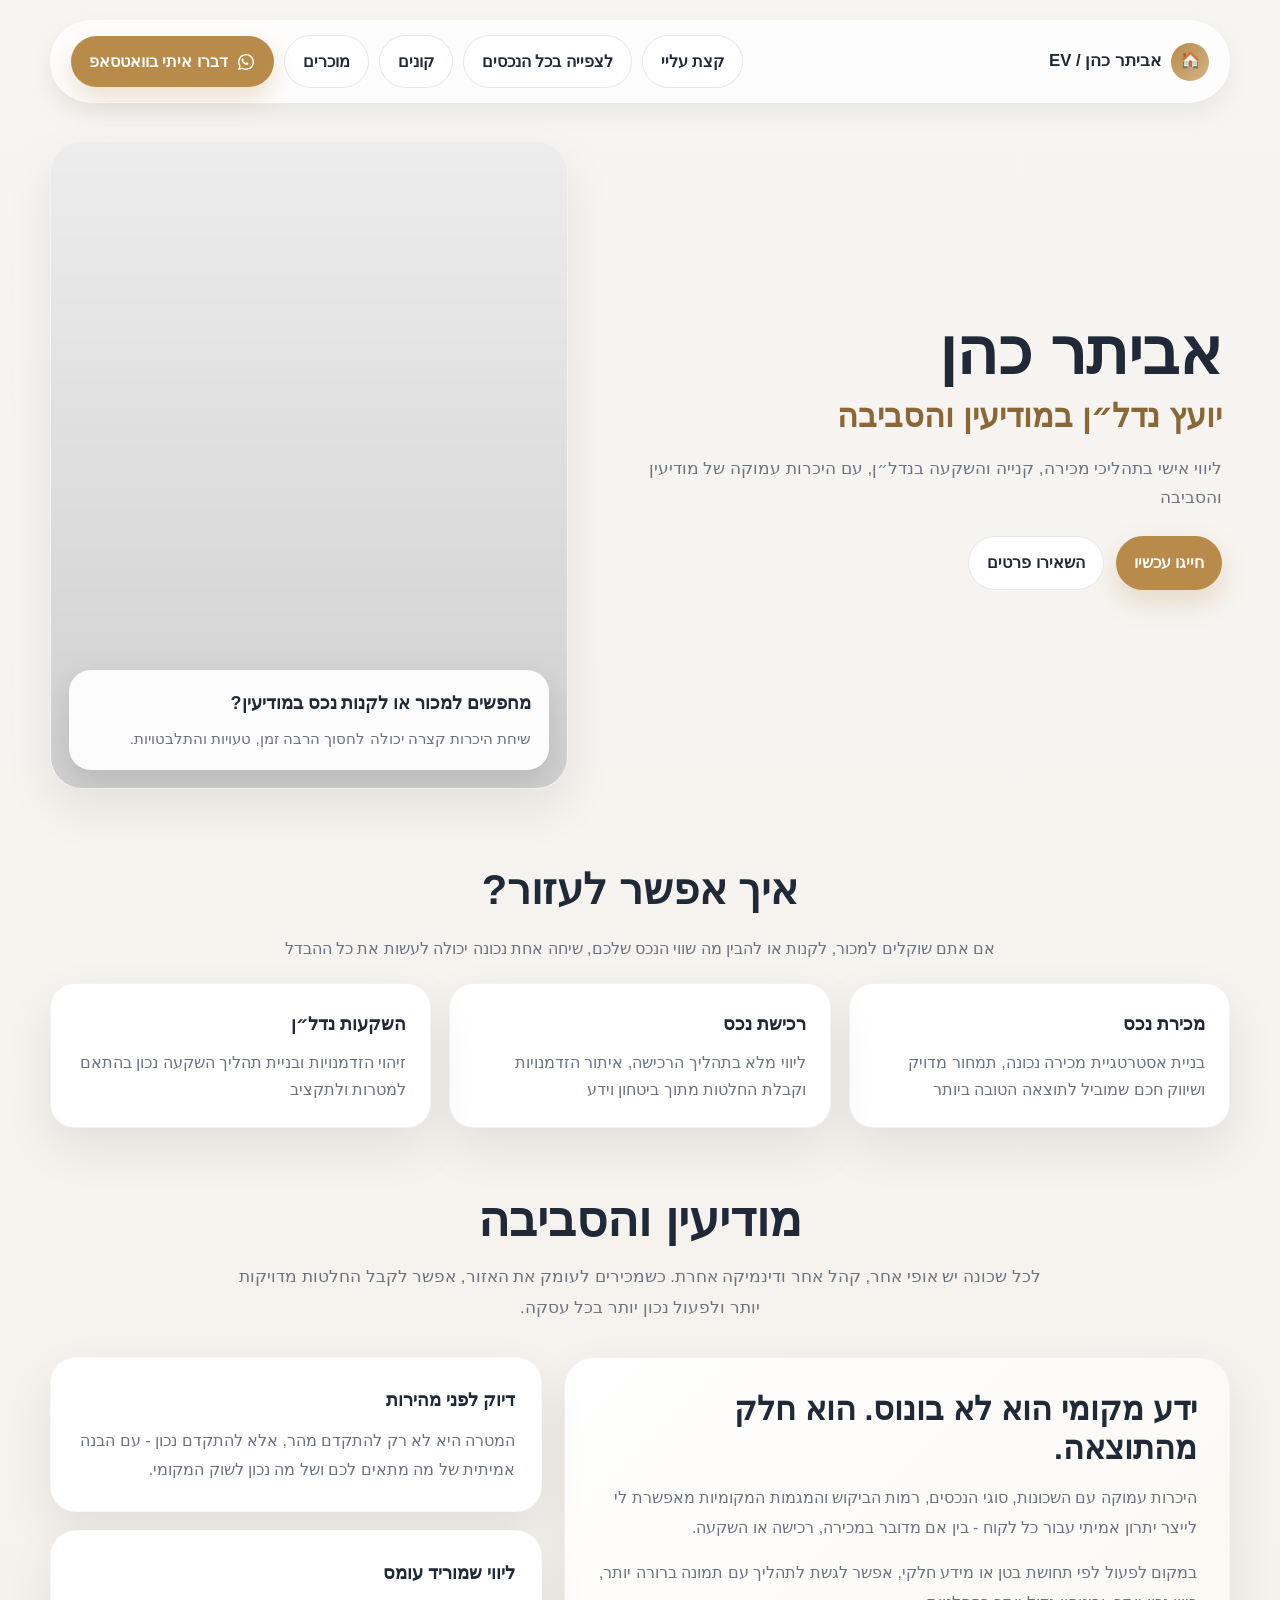
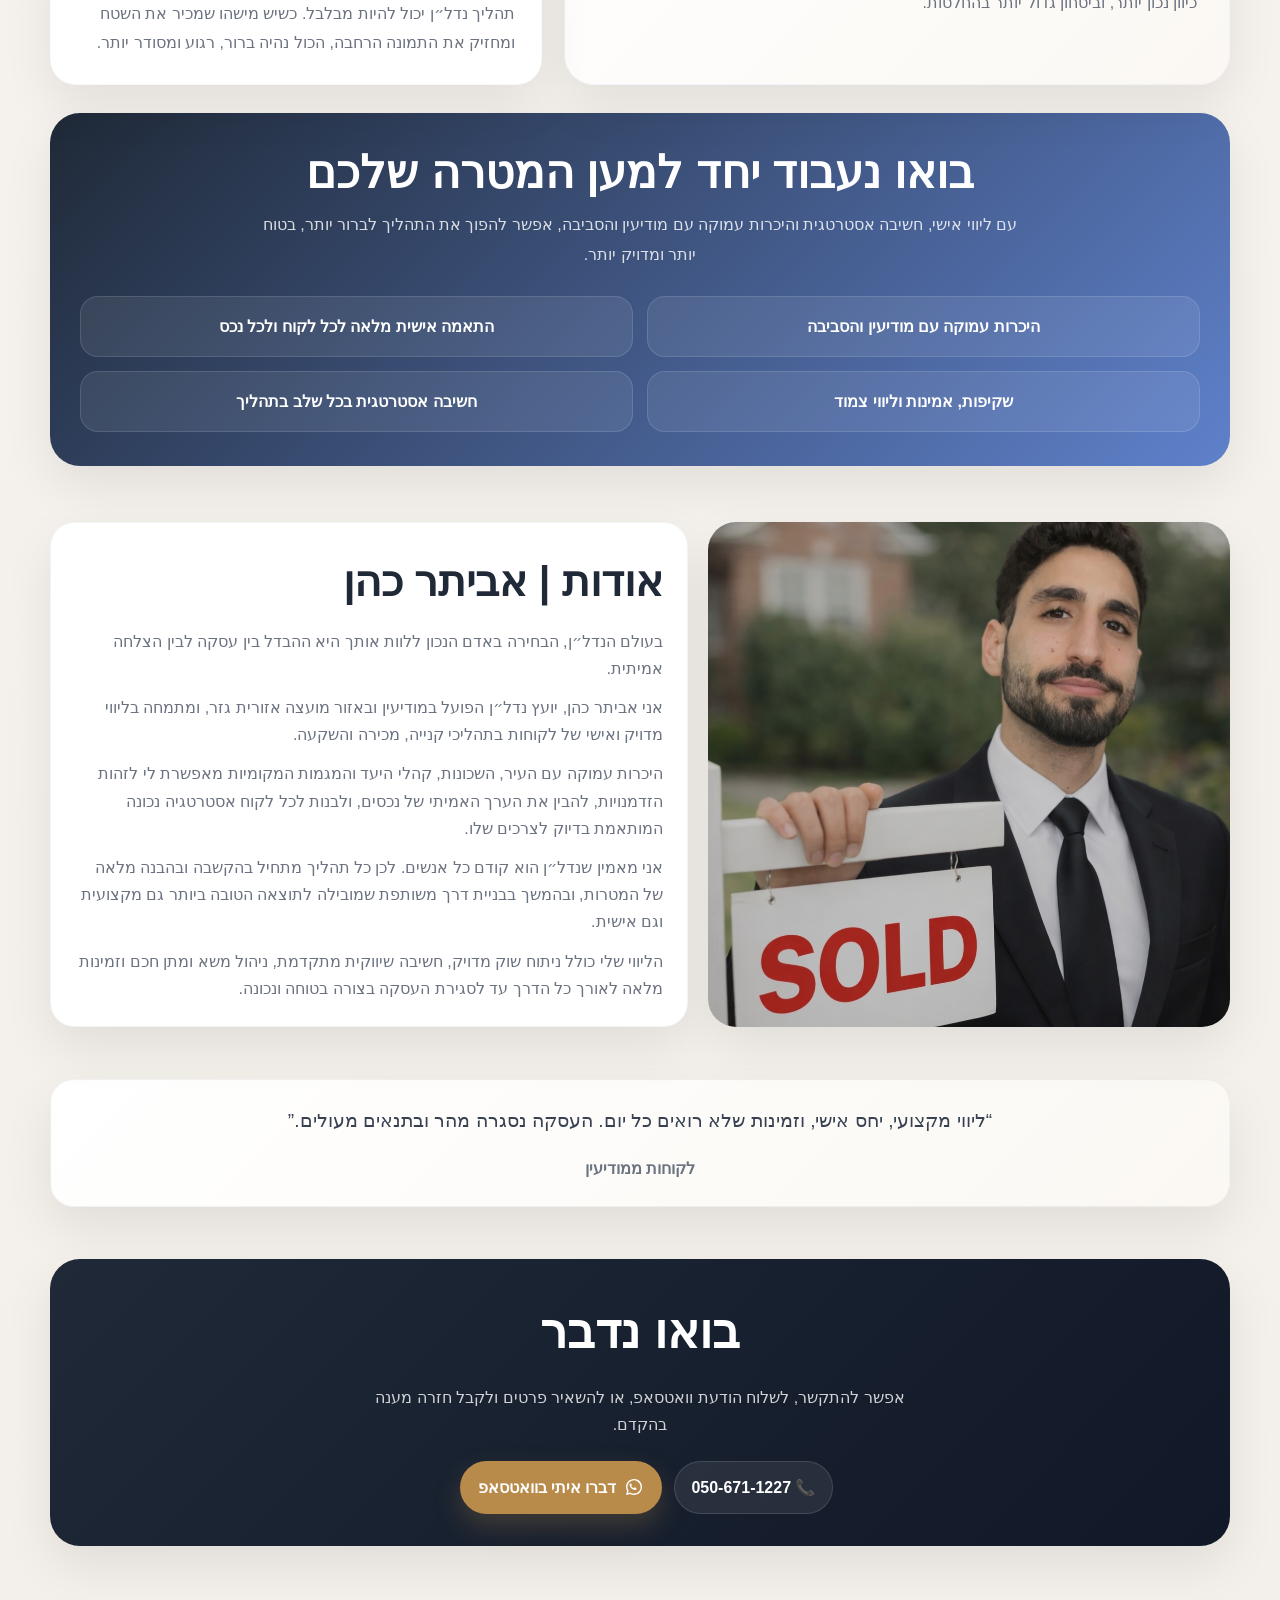
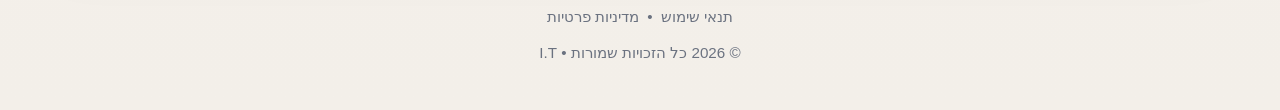
<file: index.html>
<!DOCTYPE html>
<html lang="he" dir="rtl">
<head>
  <link rel="stylesheet" href="css/global.css">
  <link rel="stylesheet" href="css/home.css">
  <meta charset="UTF-8" />
  <meta name="viewport" content="width=device-width, initial-scale=1.0" />
  <title>אביתר כהן מתווך נדל״ן במודיעין</title>
</head>
<body>
  <header class="topbar">
    <div class="container topbar-inner">
      <div class="brand">
        <div class="brand-badge"><a href="index.html">🏠</a></div>
        <span>אביתר כהן / EV</span>
      </div>
      <div class="top-actions">
        <a class="btn btn-secondary" href="#about">קצת עליי</a>
        <a class="btn btn-secondary" href="properties.html">לצפייה בכל הנכסים</a>
        <a class="btn btn-secondary" href="buyers.html">קונים</a>
        <a class="btn btn-secondary" href="sellers.html">מוכרים</a>
        <a class="btn btn-primary whatsapp-btn" href="https://wa.me/972506711227" target="_blank" rel="noopener">
        <svg class="whatsapp-icon" viewBox="0 0 32 32" aria-hidden="true">
        <path d="M19.11 17.38c-.27-.14-1.58-.78-1.82-.87-.24-.09-.42-.14-.59.14-.17.27-.68.87-.83 1.05-.15.18-.3.2-.57.07-.27-.14-1.12-.41-2.14-1.3-.79-.7-1.33-1.56-1.49-1.83-.15-.27-.02-.41.11-.54.12-.12.27-.3.41-.45.14-.15.18-.27.27-.45.09-.18.05-.34-.02-.48-.07-.14-.59-1.43-.81-1.96-.21-.5-.43-.43-.59-.44h-.5c-.18 0-.48.07-.73.34-.25.27-.96.94-.96 2.3 0 1.35.99 2.66 1.13 2.84.14.18 1.95 2.97 4.72 4.16.66.29 1.18.46 1.59.59.67.21 1.27.18 1.75.11.53-.08 1.58-.64 1.8-1.26.22-.62.22-1.15.15-1.26-.07-.11-.24-.18-.5-.32z"/>
        <path d="M16.03 3.2c-7.07 0-12.8 5.73-12.8 12.8 0 2.26.59 4.47 1.72 6.42L3.2 28.8l6.54-1.71a12.73 12.73 0 0 0 6.29 1.61h.01c7.07 0 12.8-5.73 12.8-12.8S23.1 3.2 16.03 3.2zm0 23.36h-.01a10.55 10.55 0 0 1-5.38-1.47l-.39-.23-3.88 1.01 1.04-3.78-.25-.39a10.6 10.6 0 1 1 8.87 4.86z"/>
        </svg>
        <span>דברו איתי בוואטסאפ</span>
        </a>
        
      </div>
    </div>
  </header>

  <main>
    <section class="hero">
      <div class="container hero-grid">
        <div class="hero-copy">
          <h1>אביתר כהן </h1>
          <h2>יועץ נדל״ן במודיעין והסביבה</h2>
          <p>
            ליווי אישי בתהליכי מכירה, קנייה והשקעה בנדל״ן, עם היכרות עמוקה של מודיעין והסביבה
          </p>
          <div class="hero-actions">
            <a class="btn btn-primary" href="tel:+972506711227">חייגו עכשיו</a>
            <a class="btn btn-secondary" href="#contact">השאירו פרטים</a>
          </div>
        </div>

        <div class="hero-card">
          <div class="hero-image">
            <div class="floating-box">
              <strong>מחפשים למכור או לקנות נכס במודיעין?</strong>
              <span>שיחת היכרות קצרה יכולה לחסוך הרבה זמן, טעויות והתלבטויות.</span>
            </div>
          </div>
        </div>
      </div>
    </section>

      <section>
    <div class="container">
      <div class="section-title">
        <h2>איך אפשר לעזור?</h2>
        <p>אם אתם שוקלים למכור, לקנות או להבין מה שווי הנכס שלכם, שיחה אחת נכונה יכולה לעשות את כל ההבדל</p>
      </div>

      <div class="cards-3">
        <div class="card">
          <a href="sellers.html">
            <h3>מכירת נכס</h3>
            <p>בניית אסטרטגיית מכירה נכונה, תמחור מדויק ושיווק חכם שמוביל לתוצאה הטובה ביותר</p>
          </a>
        </div>

        <div class="card">
          <a href="buyers.html">
            <h3>רכישת נכס</h3>
            <p>ליווי מלא בתהליך הרכישה, איתור הזדמנויות וקבלת החלטות מתוך ביטחון וידע</p>
          </a>
        </div>

        <div class="card">
          <a href="buyers.html">
            <h3>השקעות נדל״ן</h3>
            <p>זיהוי הזדמנויות ובניית תהליך השקעה נכון בהתאם למטרות ולתקציב</p>
          </a>
        </div>
      </div>
    </div>
      </section>

        <section class="market-section">
      <div class="container">
        <div class="market-header">
          <h2>מודיעין והסביבה</h2>
          <p>
            לכל שכונה יש אופי אחר, קהל אחר ודינמיקה אחרת. כשמכירים לעומק את האזור,
            אפשר לקבל החלטות מדויקות יותר ולפעול נכון יותר בכל עסקה.
          </p>
        </div>

        <div class="market-layout">
          <div class="market-main-card">
            <h3>ידע מקומי הוא לא בונוס. הוא חלק מהתוצאה.</h3>
            <p>
              היכרות עמוקה עם השכונות, סוגי הנכסים, רמות הביקוש והמגמות המקומיות
              מאפשרת לי לייצר יתרון אמיתי עבור כל לקוח - בין אם מדובר במכירה,
              רכישה או השקעה.
            </p>
            <p>
              במקום לפעול לפי תחושת בטן או מידע חלקי, אפשר לגשת לתהליך עם
              תמונה ברורה יותר, כיוון נכון יותר, וביטחון גדול יותר בהחלטות.
            </p>
          </div>

          <div class="market-side-cards">
            <div class="market-mini-card">
              <h4>דיוק לפני מהירות</h4>
              <p>
                המטרה היא לא רק להתקדם מהר, אלא להתקדם נכון - עם הבנה אמיתית של
                מה מתאים לכם ושל מה נכון לשוק המקומי.
              </p>
            </div>

            <div class="market-mini-card">
              <h4>ליווי שמוריד עומס</h4>
              <p>
                תהליך נדל״ן יכול להיות מבלבל. כשיש מישהו שמכיר את השטח ומחזיק את
                התמונה הרחבה, הכול נהיה ברור, רגוע ומסודר יותר.
              </p>
            </div>
          </div>
        </div>

        <div class="goal-strip">
          <div class="goal-strip-content">
            <h2>בואו נעבוד יחד למען המטרה שלכם</h2>
            <p>
              עם ליווי אישי, חשיבה אסטרטגית והיכרות עמוקה עם מודיעין והסביבה,
              אפשר להפוך את התהליך לברור יותר, בטוח יותר ומדויק יותר.
            </p>
          </div>

          <div class="goal-points">
            <div class="goal-point">היכרות עמוקה עם מודיעין והסביבה</div>
            <div class="goal-point">התאמה אישית מלאה לכל לקוח ולכל נכס</div>
            <div class="goal-point">שקיפות, אמינות וליווי צמוד</div>
            <div class="goal-point">חשיבה אסטרטגית בכל שלב בתהליך</div>
          </div>
        </div>
      </div>
    </section>

    <section id="about">
      <div class="container about">
        <div class="about-photo" aria-label="תמונה אישית של המתווך"></div>
        <div class="card">
          <div class="section-title" style="text-align:right; margin-bottom: 12px;">
            <h2>אודות | אביתר כהן</h2>
            <p>בעולם הנדל״ן, הבחירה באדם הנכון ללוות אותך היא ההבדל בין עסקה לבין הצלחה אמיתית.</p>
          </div>
          <p style="color: var(--muted); margin-bottom: 12px;">
            אני אביתר כהן, יועץ נדל״ן הפועל במודיעין ובאזור מועצה אזורית גזר, ומתמחה בליווי מדויק ואישי של לקוחות בתהליכי קנייה, מכירה והשקעה.
          </p>
          <p style="color: var(--muted); margin-bottom: 12px;">
            היכרות עמוקה עם העיר, השכונות, קהלי היעד והמגמות המקומיות מאפשרת לי לזהות הזדמנויות, להבין את הערך האמיתי של נכסים, ולבנות לכל לקוח אסטרטגיה נכונה המותאמת בדיוק לצרכים שלו.

          </p>
          <p style="color: var(--muted); margin-bottom: 12px;">
           אני מאמין שנדל״ן הוא קודם כל אנשים.
לכן כל תהליך מתחיל בהקשבה ובהבנה מלאה של המטרות, ובהמשך בבניית דרך משותפת שמובילה לתוצאה הטובה ביותר גם מקצועית וגם אישית. 
          </p>
          <p>
           הליווי שלי כולל ניתוח שוק מדויק, חשיבה שיווקית מתקדמת, ניהול משא ומתן חכם וזמינות מלאה לאורך כל הדרך עד לסגירת העסקה בצורה בטוחה ונכונה. 
          </p>
          </div>
        </div>
      </div>
    </section>

    <section>
      <div class="container">
        <div class="card testimonial">
          <blockquote>
            “ליווי מקצועי, יחס אישי, וזמינות שלא רואים כל יום. העסקה נסגרה מהר ובתנאים מעולים.”
          </blockquote>
          <cite> לקוחות ממודיעין</cite>
        </div>
      </div>
    </section>

    <section id="contact">
      <div class="container">
        <div class="cta">
          <h2 style="margin:0; font-size: clamp(1.8rem, 4vw, 3rem);">בואו נדבר</h2>
          <p>
            אפשר להתקשר, לשלוח הודעת וואטסאפ, או להשאיר פרטים ולקבל חזרה מענה בהקדם.
          </p>
          <div class="contact-row">
            <a class="contact-pill" href="tel:+972506711227">📞 050-671-1227</a>
            <a class="btn btn-primary whatsapp-btn" href="https://wa.me/972506711227" target="_blank" rel="noopener">
            <svg class="whatsapp-icon" viewBox="0 0 32 32" aria-hidden="true">
            <path d="M19.11 17.38c-.27-.14-1.58-.78-1.82-.87-.24-.09-.42-.14-.59.14-.17.27-.68.87-.83 1.05-.15.18-.3.2-.57.07-.27-.14-1.12-.41-2.14-1.3-.79-.7-1.33-1.56-1.49-1.83-.15-.27-.02-.41.11-.54.12-.12.27-.3.41-.45.14-.15.18-.27.27-.45.09-.18.05-.34-.02-.48-.07-.14-.59-1.43-.81-1.96-.21-.5-.43-.43-.59-.44h-.5c-.18 0-.48.07-.73.34-.25.27-.96.94-.96 2.3 0 1.35.99 2.66 1.13 2.84.14.18 1.95 2.97 4.72 4.16.66.29 1.18.46 1.59.59.67.21 1.27.18 1.75.11.53-.08 1.58-.64 1.8-1.26.22-.62.22-1.15.15-1.26-.07-.11-.24-.18-.5-.32z"/>
            <path d="M16.03 3.2c-7.07 0-12.8 5.73-12.8 12.8 0 2.26.59 4.47 1.72 6.42L3.2 28.8l6.54-1.71a12.73 12.73 0 0 0 6.29 1.61h.01c7.07 0 12.8-5.73 12.8-12.8S23.1 3.2 16.03 3.2zm0 23.36h-.01a10.55 10.55 0 0 1-5.38-1.47l-.39-.23-3.88 1.01 1.04-3.78-.25-.39a10.6 10.6 0 1 1 8.87 4.86z"/>
            </svg>
            <span>דברו איתי בוואטסאפ</span>
            </a>
            <a href="https://web.whatsapp.com/"><i class="bi bi-whatsapp"></i></a>
          </div>
        </div>
      </div>
    </section>
  </main>

  <footer>
    <div class="footer-links">
    <a href="terms.html">תנאי שימוש</a> • 
    <a href="privacy.html">מדיניות פרטיות</a>
  </div>
    © 2026 כל הזכויות שמורות • I.T
  </footer>
</body>
</html>
</file>
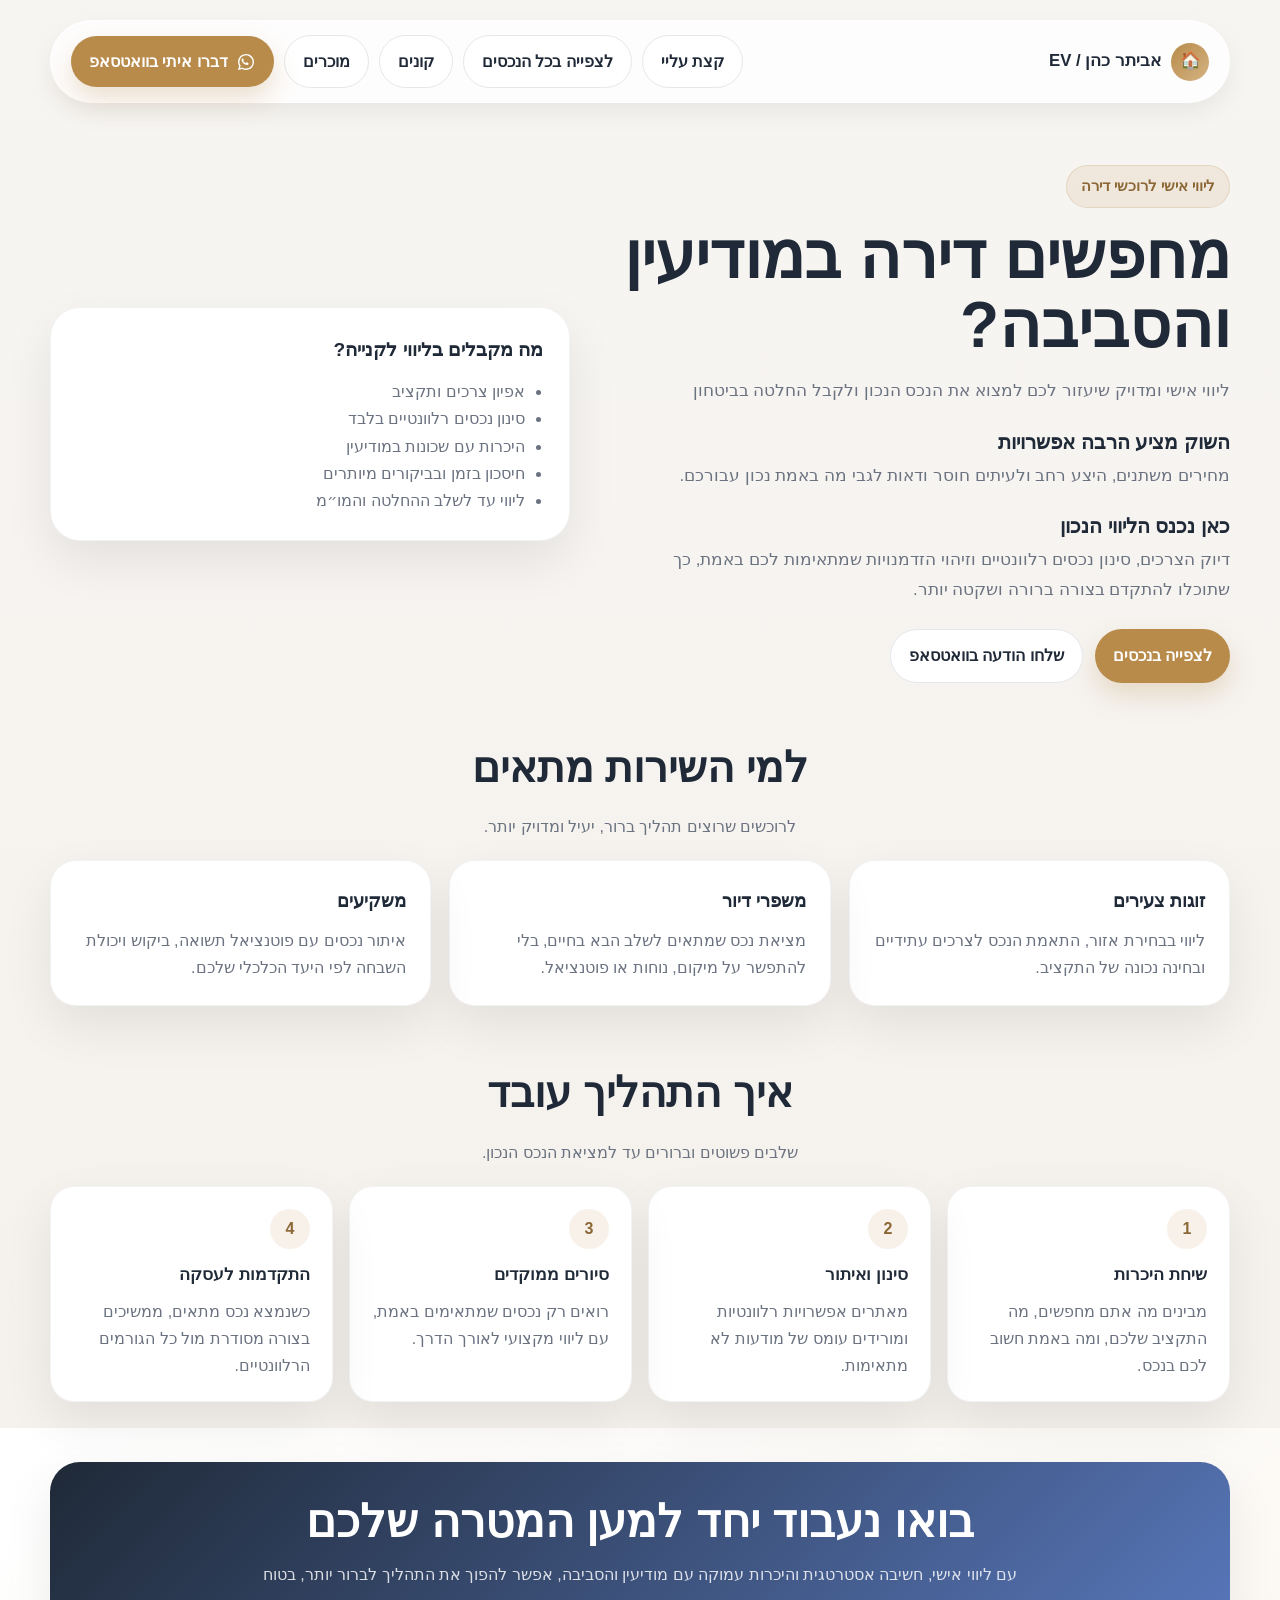
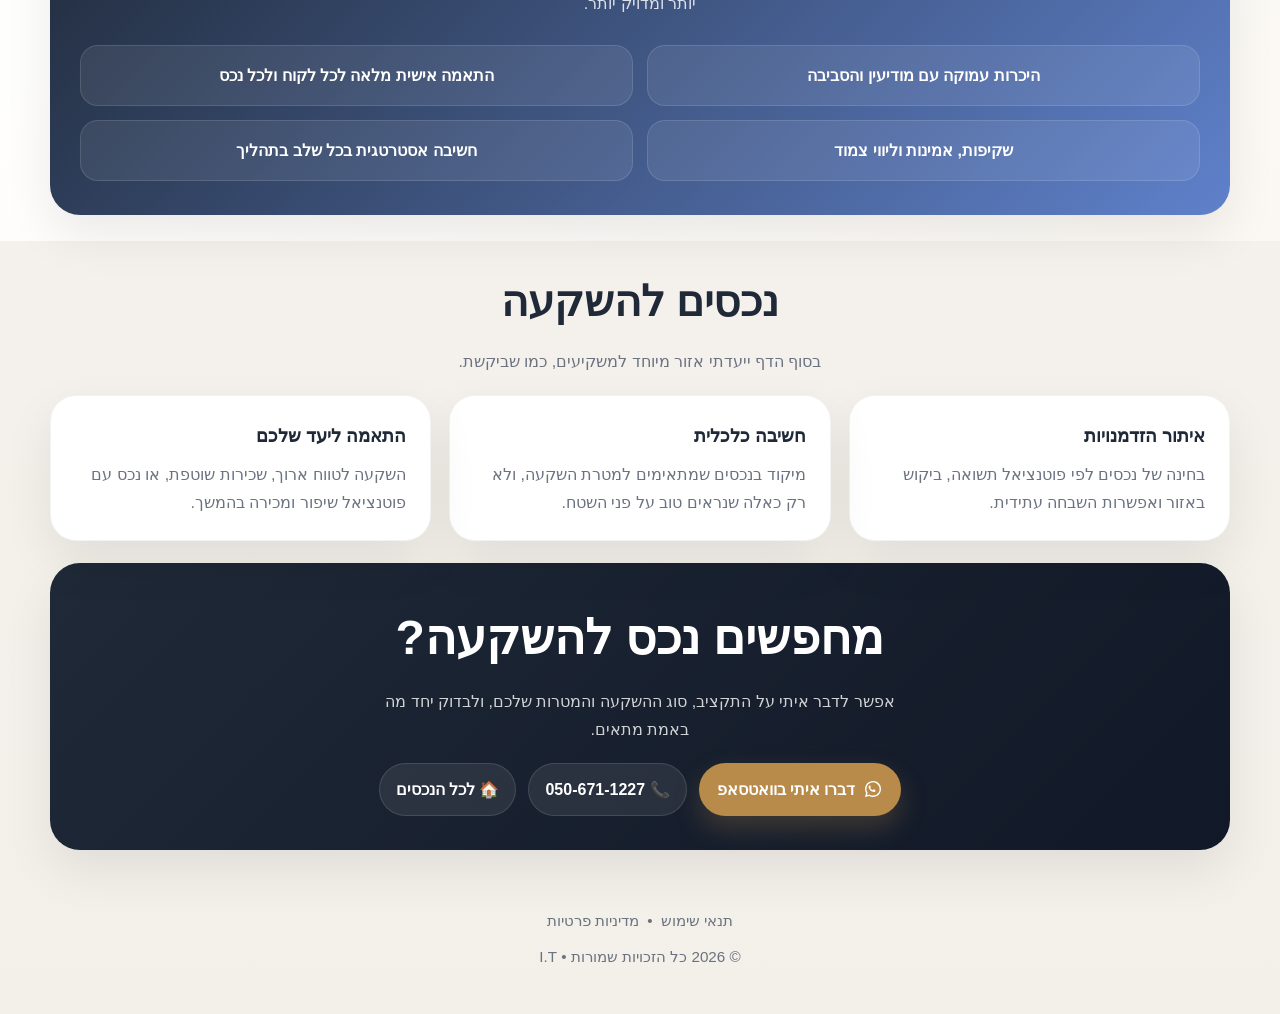
<file: buyers.html>
<!DOCTYPE html>
<html lang="he" dir="rtl">
<head>
  <meta charset="UTF-8" />
  <meta name="viewport" content="width=device-width, initial-scale=1.0" />
  <title>ליווי קונים | אביתר כהן</title>
  <link rel="stylesheet" href="css/global.css">
  <link rel="stylesheet" href="css/pages.css">
</head>
<body>
  <header class="topbar">
    <div class="container topbar-inner">
      <div class="brand">
        <div class="brand-badge"><a href="index.html">🏠</a></div>
        <span>אביתר כהן / EV</span>
      </div>
      <nav class="top-actions">
        <a class="btn btn-secondary" href="index.html#about">קצת עליי</a>
        <a class="btn btn-secondary" href="properties.html">לצפייה בכל הנכסים</a>
        <a class="btn btn-secondary" href="buyers.html">קונים</a>
        <a class="btn btn-secondary" href="sellers.html">מוכרים</a>
        <a class="btn btn-primary whatsapp-btn" href="https://wa.me/972506711227" target="_blank" rel="noopener">
        <svg class="whatsapp-icon" viewBox="0 0 32 32" aria-hidden="true">
        <path d="M19.11 17.38c-.27-.14-1.58-.78-1.82-.87-.24-.09-.42-.14-.59.14-.17.27-.68.87-.83 1.05-.15.18-.3.2-.57.07-.27-.14-1.12-.41-2.14-1.3-.79-.7-1.33-1.56-1.49-1.83-.15-.27-.02-.41.11-.54.12-.12.27-.3.41-.45.14-.15.18-.27.27-.45.09-.18.05-.34-.02-.48-.07-.14-.59-1.43-.81-1.96-.21-.5-.43-.43-.59-.44h-.5c-.18 0-.48.07-.73.34-.25.27-.96.94-.96 2.3 0 1.35.99 2.66 1.13 2.84.14.18 1.95 2.97 4.72 4.16.66.29 1.18.46 1.59.59.67.21 1.27.18 1.75.11.53-.08 1.58-.64 1.8-1.26.22-.62.22-1.15.15-1.26-.07-.11-.24-.18-.5-.32z"/>
        <path d="M16.03 3.2c-7.07 0-12.8 5.73-12.8 12.8 0 2.26.59 4.47 1.72 6.42L3.2 28.8l6.54-1.71a12.73 12.73 0 0 0 6.29 1.61h.01c7.07 0 12.8-5.73 12.8-12.8S23.1 3.2 16.03 3.2zm0 23.36h-.01a10.55 10.55 0 0 1-5.38-1.47l-.39-.23-3.88 1.01 1.04-3.78-.25-.39a10.6 10.6 0 1 1 8.87 4.86z"/>
        </svg>
        <span>דברו איתי בוואטסאפ</span>
        </a>
      </nav>
    </div>
  </header>

  <main>
    <section class="hero">
      <div class="container hero-grid">
        <div class="hero-copy">
          <div class="eyebrow">ליווי אישי לרוכשי דירה</div>
          <h1>מחפשים דירה במודיעין והסביבה?</h1>
          <p class="hero-lead">
            ליווי אישי ומדויק שיעזור לכם למצוא את הנכס הנכון ולקבל החלטה בביטחון
          </p>

          <div class="hero-block">
            <h2>השוק מציע הרבה אפשרויות</h2>
            <p>
              מחירים משתנים, היצע רחב ולעיתים חוסר ודאות לגבי מה באמת נכון עבורכם.
            </p>
          </div>

          <div class="hero-block">
            <h2>כאן נכנס הליווי הנכון</h2>
            <p>
              דיוק הצרכים, סינון נכסים רלוונטיים וזיהוי הזדמנויות שמתאימות לכם באמת,
              כך שתוכלו להתקדם בצורה ברורה ושקטה יותר.
            </p>
          </div>

          <div class="hero-actions">
            <a class="btn btn-primary" href="properties.html">לצפייה בנכסים</a>
            <a class="btn btn-secondary" href="https://wa.me/972506711227" target="_blank" rel="noopener">
              שלחו הודעה בוואטסאפ
            </a>
          </div>
        </div>

        <div class="hero-card">
          <h3>מה מקבלים בליווי לקנייה?</h3>
          <ul>
            <li>אפיון צרכים ותקציב</li>
            <li>סינון נכסים רלוונטיים בלבד</li>
            <li>היכרות עם שכונות במודיעין</li>
            <li>חיסכון בזמן ובביקורים מיותרים</li>
            <li>ליווי עד לשלב ההחלטה והמו״מ</li>
          </ul>
        </div>
      </div>
    </section>

    <section class="section">
      <div class="container">
        <div class="section-title">
          <h2>למי השירות מתאים</h2>
          <p>לרוכשים שרוצים תהליך ברור, יעיל ומדויק יותר.</p>
        </div>

        <div class="cards-3">
          <div class="card">
            <h3>זוגות צעירים</h3>
            <p>ליווי בבחירת אזור, התאמת הנכס לצרכים עתידיים ובחינה נכונה של התקציב.</p>
          </div>
          <div class="card">
            <h3>משפרי דיור</h3>
            <p>מציאת נכס שמתאים לשלב הבא בחיים, בלי להתפשר על מיקום, נוחות או פוטנציאל.</p>
          </div>
          <div class="card">
            <h3>משקיעים</h3>
            <p>איתור נכסים עם פוטנציאל תשואה, ביקוש ויכולת השבחה לפי היעד הכלכלי שלכם.</p>
          </div>
        </div>
      </div>
    </section>

    <section class="section">
      <div class="container">
        <div class="section-title">
          <h2>איך התהליך עובד</h2>
          <p>שלבים פשוטים וברורים עד למציאת הנכס הנכון.</p>
        </div>

        <div class="steps">
          <div class="step">
            <div class="step-number">1</div>
            <h3>שיחת היכרות</h3>
            <p>מבינים מה אתם מחפשים, מה התקציב שלכם, ומה באמת חשוב לכם בנכס.</p>
          </div>
          <div class="step">
            <div class="step-number">2</div>
            <h3>סינון ואיתור</h3>
            <p>מאתרים אפשרויות רלוונטיות ומורידים עומס של מודעות לא מתאימות.</p>
          </div>
          <div class="step">
            <div class="step-number">3</div>
            <h3>סיורים ממוקדים</h3>
            <p>רואים רק נכסים שמתאימים באמת, עם ליווי מקצועי לאורך הדרך.</p>
          </div>
          <div class="step">
            <div class="step-number">4</div>
            <h3>התקדמות לעסקה</h3>
            <p>כשנמצא נכס מתאים, ממשיכים בצורה מסודרת מול כל הגורמים הרלוונטיים.</p>
          </div>
        </div>
      </div>
    </section>

    <section class="section highlight">
      <div class="container">
        <div class="goal-strip">
          <div class="goal-strip-content">
            <h2>בואו נעבוד יחד למען המטרה שלכם</h2>
            <p>
              עם ליווי אישי, חשיבה אסטרטגית והיכרות עמוקה עם מודיעין והסביבה,
              אפשר להפוך את התהליך לברור יותר, בטוח יותר ומדויק יותר.
            </p>
          </div>

          <div class="goal-points">
            <div class="goal-point">היכרות עמוקה עם מודיעין והסביבה</div>
            <div class="goal-point">התאמה אישית מלאה לכל לקוח ולכל נכס</div>
            <div class="goal-point">שקיפות, אמינות וליווי צמוד</div>
            <div class="goal-point">חשיבה אסטרטגית בכל שלב בתהליך</div>
          </div>
        </div>
      </div>
    </section>

    <section class="section" id="investment">
      <div class="container">
        <div class="section-title">
          <h2>נכסים להשקעה</h2>
          <p>בסוף הדף ייעדתי אזור מיוחד למשקיעים, כמו שביקשת.</p>
        </div>

        <div class="cards-3">
          <div class="card">
            <h3>איתור הזדמנויות</h3>
            <p>בחינה של נכסים לפי פוטנציאל תשואה, ביקוש באזור ואפשרות השבחה עתידית.</p>
          </div>
          <div class="card">
            <h3>חשיבה כלכלית</h3>
            <p>מיקוד בנכסים שמתאימים למטרת השקעה, ולא רק כאלה שנראים טוב על פני השטח.</p>
          </div>
          <div class="card">
            <h3>התאמה ליעד שלכם</h3>
            <p>השקעה לטווח ארוך, שכירות שוטפת, או נכס עם פוטנציאל שיפור ומכירה בהמשך.</p>
          </div>
        </div>

        <div style="margin-top: 22px;" class="cta">
          <h2>מחפשים נכס להשקעה?</h2>
          <p>אפשר לדבר איתי על התקציב, סוג ההשקעה והמטרות שלכם, ולבדוק יחד מה באמת מתאים.</p>
          <div class="cta-actions">
            <a class="btn btn-primary whatsapp-btn" href="https://wa.me/972506711227" target="_blank" rel="noopener">
            <svg class="whatsapp-icon" viewBox="0 0 32 32" aria-hidden="true">
            <path d="M19.11 17.38c-.27-.14-1.58-.78-1.82-.87-.24-.09-.42-.14-.59.14-.17.27-.68.87-.83 1.05-.15.18-.3.2-.57.07-.27-.14-1.12-.41-2.14-1.3-.79-.7-1.33-1.56-1.49-1.83-.15-.27-.02-.41.11-.54.12-.12.27-.3.41-.45.14-.15.18-.27.27-.45.09-.18.05-.34-.02-.48-.07-.14-.59-1.43-.81-1.96-.21-.5-.43-.43-.59-.44h-.5c-.18 0-.48.07-.73.34-.25.27-.96.94-.96 2.3 0 1.35.99 2.66 1.13 2.84.14.18 1.95 2.97 4.72 4.16.66.29 1.18.46 1.59.59.67.21 1.27.18 1.75.11.53-.08 1.58-.64 1.8-1.26.22-.62.22-1.15.15-1.26-.07-.11-.24-.18-.5-.32z"/>
            <path d="M16.03 3.2c-7.07 0-12.8 5.73-12.8 12.8 0 2.26.59 4.47 1.72 6.42L3.2 28.8l6.54-1.71a12.73 12.73 0 0 0 6.29 1.61h.01c7.07 0 12.8-5.73 12.8-12.8S23.1 3.2 16.03 3.2zm0 23.36h-.01a10.55 10.55 0 0 1-5.38-1.47l-.39-.23-3.88 1.01 1.04-3.78-.25-.39a10.6 10.6 0 1 1 8.87 4.86z"/>
            </svg>
            <span>דברו איתי בוואטסאפ</span>
            </a>
            <a class="contact-pill" href="tel:+972506711227">📞 050-671-1227</a>
            <a class="contact-pill" href="properties.html">🏠 לכל הנכסים</a>
          </div>
        </div>
      </div>
    </section>
  </main>

  <footer>
    <div class="footer-links">
    <a href="terms.html">תנאי שימוש</a> • 
    <a href="privacy.html">מדיניות פרטיות</a>
  </div>
    © 2026 כל הזכויות שמורות • I.T
  </footer>
</body>
</html>
</file>
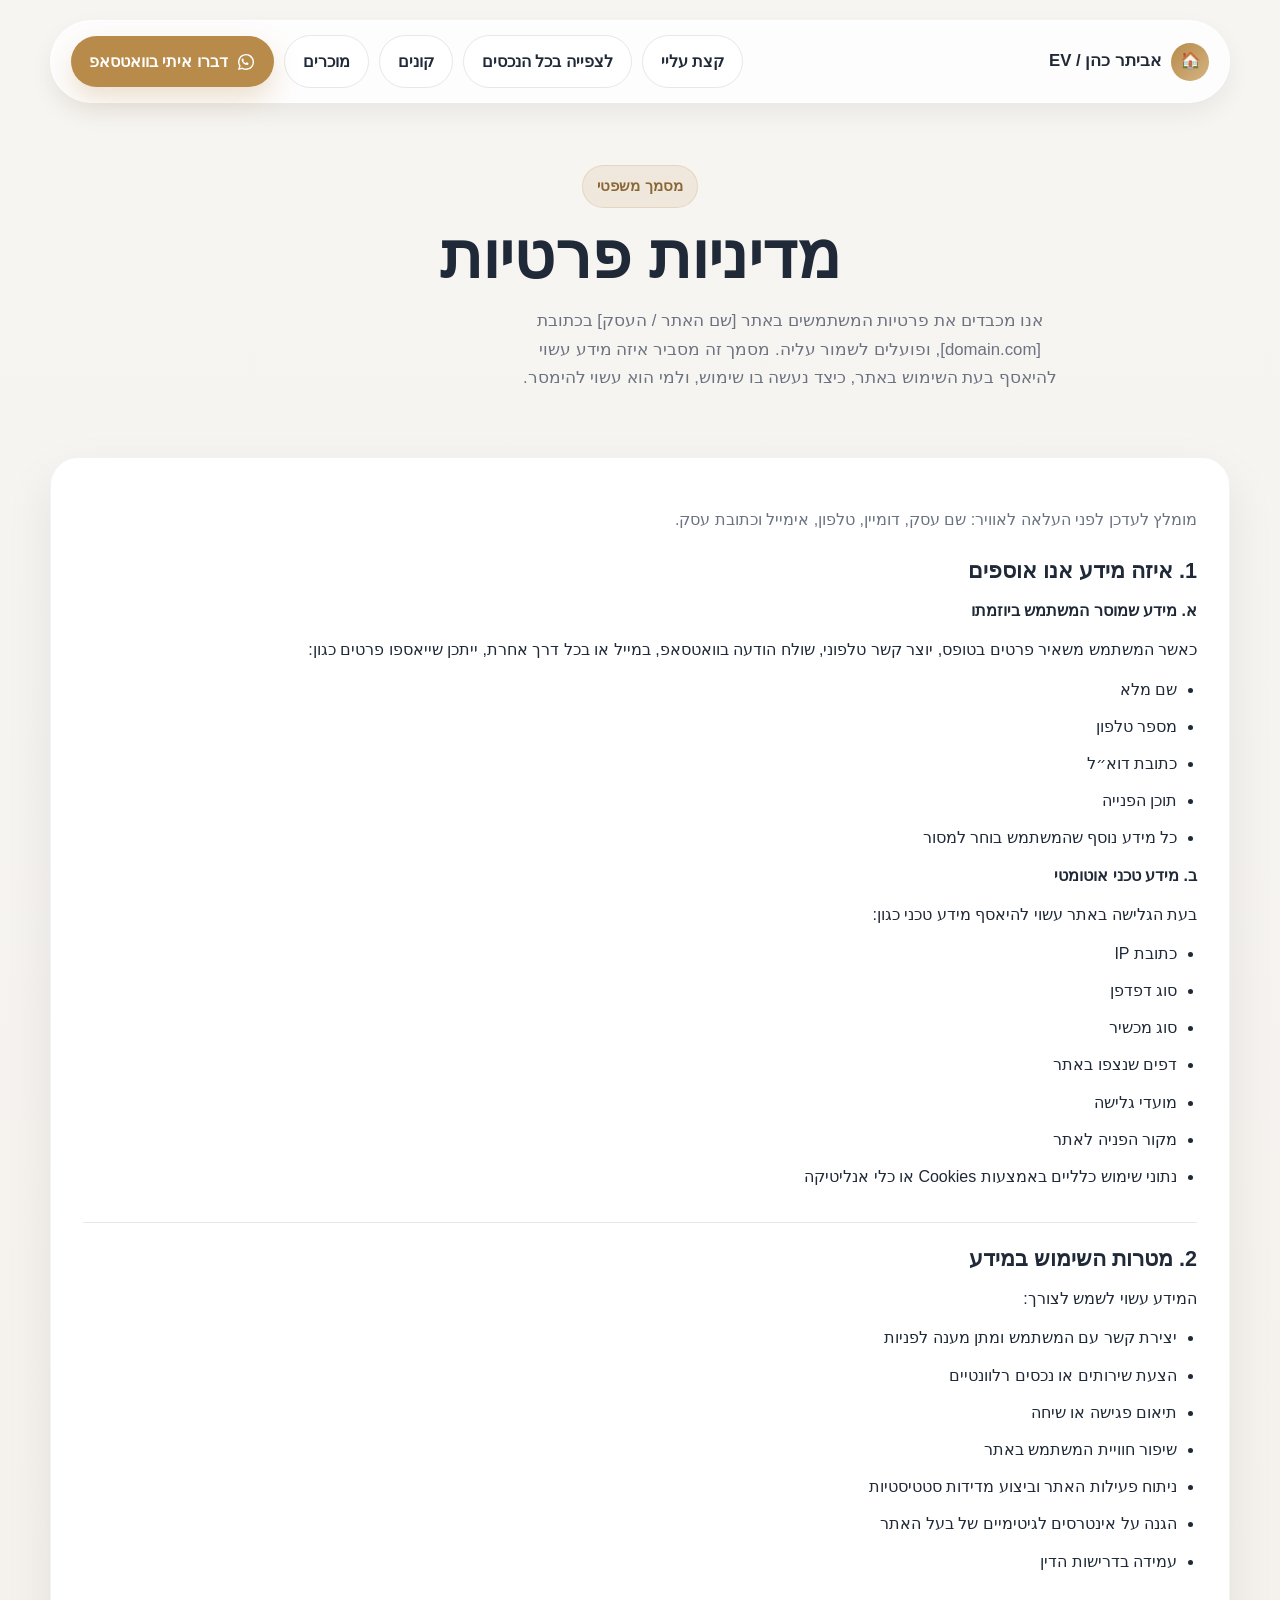
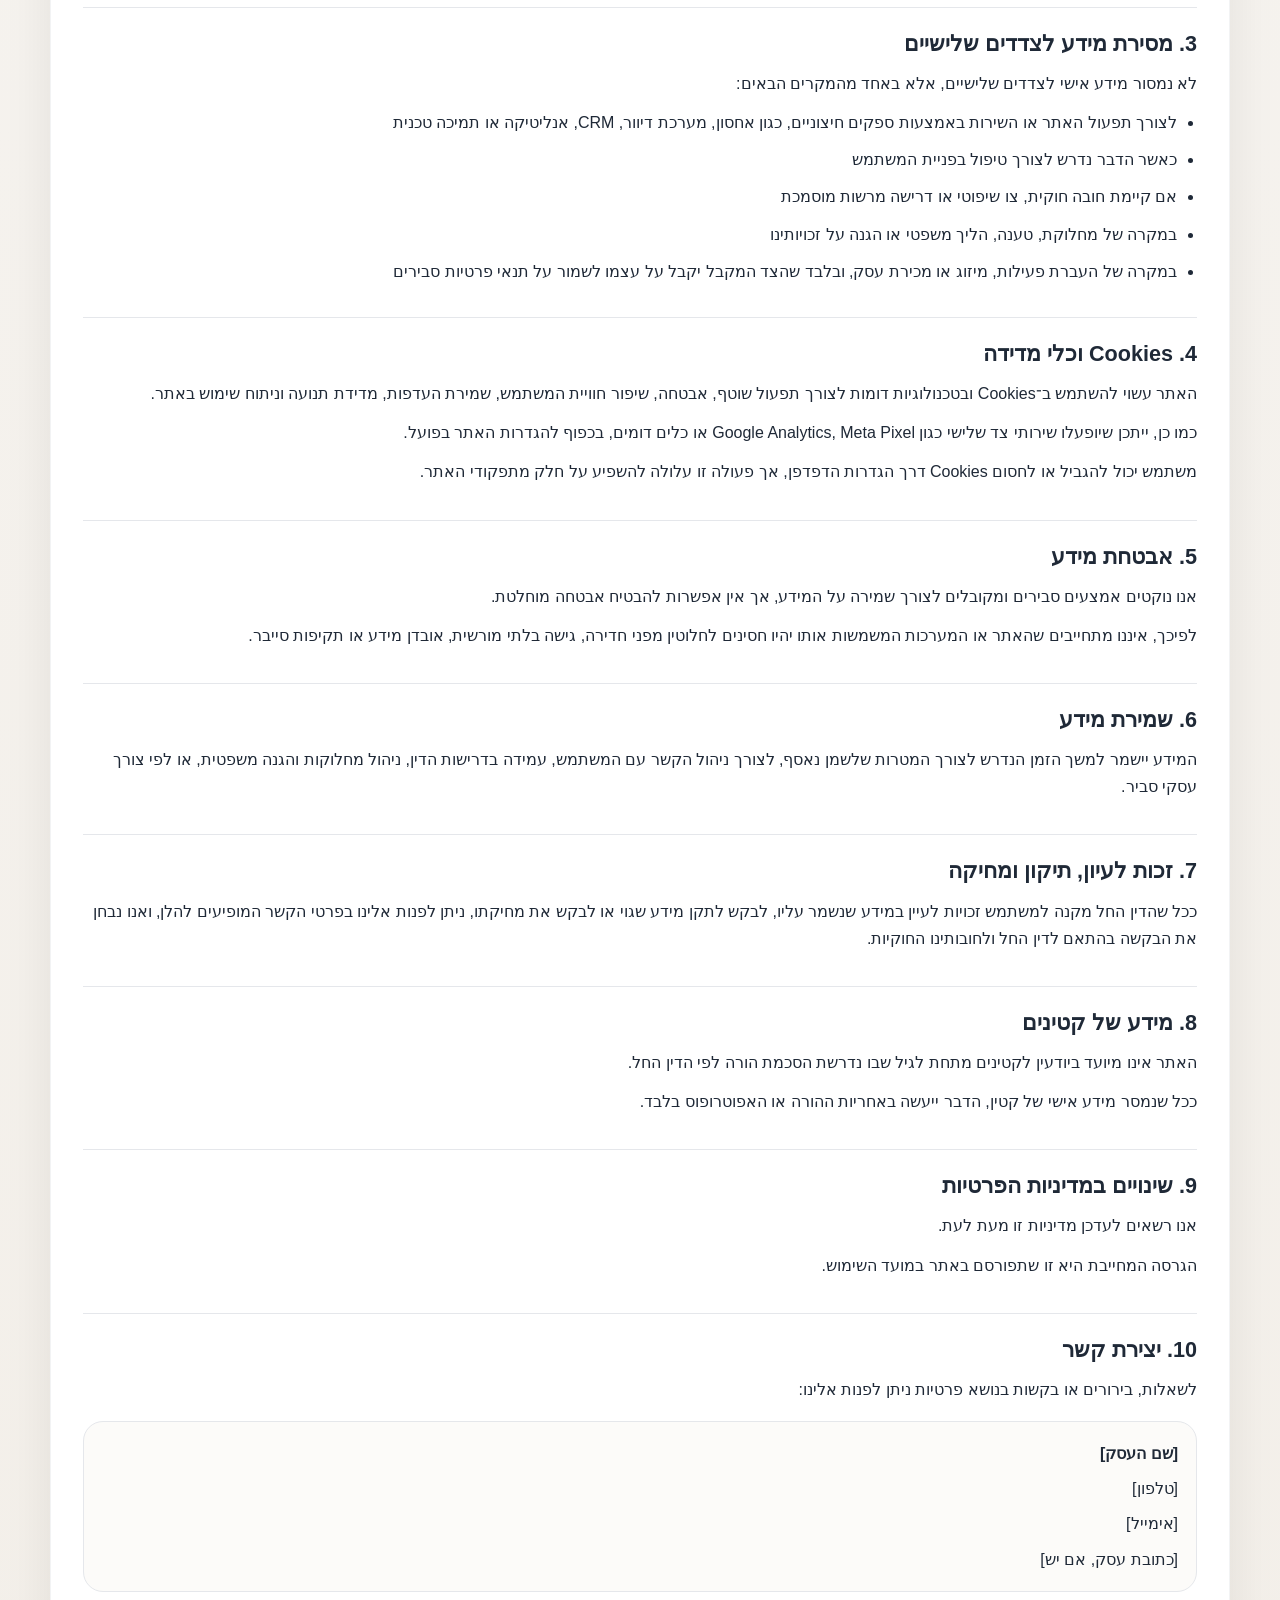
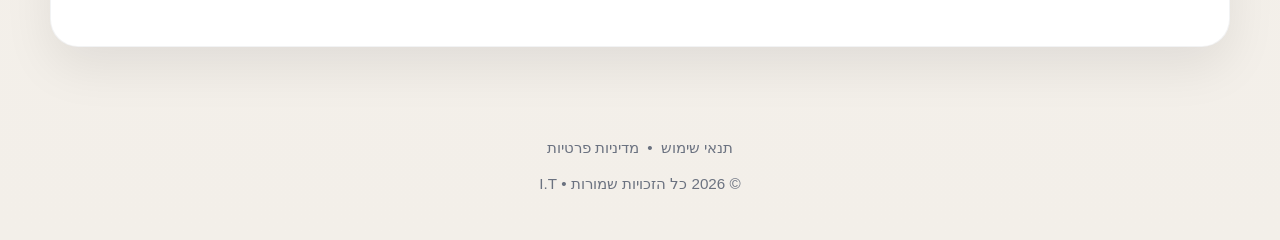
<file: privacy.html>
<!DOCTYPE html>
<html lang="he" dir="rtl">
<head>
  <meta charset="UTF-8" />
  <meta name="viewport" content="width=device-width, initial-scale=1.0" />
  <title>מדיניות פרטיות | אביתר כהן</title>
  <link rel="stylesheet" href="css/global.css">
  <link rel="stylesheet" href="css/pages.css">
</head>
<body>
  <header class="topbar">
    <div class="container topbar-inner">
      <div class="brand">
        <div class="brand-badge"><a href="index.html">🏠</a></div>
        <span>אביתר כהן / EV</span>
      </div>

      <nav class="top-actions">
        <a class="btn btn-secondary" href="index.html#about">קצת עליי</a>
        <a class="btn btn-secondary" href="properties.html">לצפייה בכל הנכסים</a>
        <a class="btn btn-secondary" href="buyers.html">קונים</a>
        <a class="btn btn-secondary" href="sellers.html">מוכרים</a>
        <a class="btn btn-primary whatsapp-btn" href="https://wa.me/972506711227" target="_blank" rel="noopener">
        <svg class="whatsapp-icon" viewBox="0 0 32 32" aria-hidden="true">
        <path d="M19.11 17.38c-.27-.14-1.58-.78-1.82-.87-.24-.09-.42-.14-.59.14-.17.27-.68.87-.83 1.05-.15.18-.3.2-.57.07-.27-.14-1.12-.41-2.14-1.3-.79-.7-1.33-1.56-1.49-1.83-.15-.27-.02-.41.11-.54.12-.12.27-.3.41-.45.14-.15.18-.27.27-.45.09-.18.05-.34-.02-.48-.07-.14-.59-1.43-.81-1.96-.21-.5-.43-.43-.59-.44h-.5c-.18 0-.48.07-.73.34-.25.27-.96.94-.96 2.3 0 1.35.99 2.66 1.13 2.84.14.18 1.95 2.97 4.72 4.16.66.29 1.18.46 1.59.59.67.21 1.27.18 1.75.11.53-.08 1.58-.64 1.8-1.26.22-.62.22-1.15.15-1.26-.07-.11-.24-.18-.5-.32z"/>
        <path d="M16.03 3.2c-7.07 0-12.8 5.73-12.8 12.8 0 2.26.59 4.47 1.72 6.42L3.2 28.8l6.54-1.71a12.73 12.73 0 0 0 6.29 1.61h.01c7.07 0 12.8-5.73 12.8-12.8S23.1 3.2 16.03 3.2zm0 23.36h-.01a10.55 10.55 0 0 1-5.38-1.47l-.39-.23-3.88 1.01 1.04-3.78-.25-.39a10.6 10.6 0 1 1 8.87 4.86z"/>
        </svg>
        <span>דברו איתי בוואטסאפ</span>
        </a>
      </nav>
    </div>
  </header>

  <main>
    <section class="hero">
      <div class="container hero-inner">
        <div class="eyebrow">מסמך משפטי</div>
        <h1>מדיניות פרטיות</h1>
        <p>
          אנו מכבדים את פרטיות המשתמשים באתר [שם האתר / העסק] בכתובת [domain.com], ופועלים לשמור עליה.
          מסמך זה מסביר איזה מידע עשוי להיאסף בעת השימוש באתר, כיצד נעשה בו שימוש, ולמי הוא עשוי להימסר.
        </p>
      </div>
    </section>

    <section class="legal-section">
      <div class="container">
        <div class="legal-card">
          <p class="legal-intro">
            מומלץ לעדכן לפני העלאה לאוויר: שם עסק, דומיין, טלפון, אימייל וכתובת עסק.
          </p>

          <div class="legal-block">
            <h2>1. איזה מידע אנו אוספים</h2>
            <p><strong>א. מידע שמוסר המשתמש ביוזמתו</strong></p>
            <p>
              כאשר המשתמש משאיר פרטים בטופס, יוצר קשר טלפוני, שולח הודעה בוואטסאפ, במייל או בכל דרך אחרת, ייתכן שייאספו פרטים כגון:
            </p>
            <ul>
              <li>שם מלא</li>
              <li>מספר טלפון</li>
              <li>כתובת דוא״ל</li>
              <li>תוכן הפנייה</li>
              <li>כל מידע נוסף שהמשתמש בוחר למסור</li>
            </ul>

            <p><strong>ב. מידע טכני אוטומטי</strong></p>
            <p>בעת הגלישה באתר עשוי להיאסף מידע טכני כגון:</p>
            <ul>
              <li>כתובת IP</li>
              <li>סוג דפדפן</li>
              <li>סוג מכשיר</li>
              <li>דפים שנצפו באתר</li>
              <li>מועדי גלישה</li>
              <li>מקור הפניה לאתר</li>
              <li>נתוני שימוש כלליים באמצעות Cookies או כלי אנליטיקה</li>
            </ul>
          </div>

          <div class="legal-block">
            <h2>2. מטרות השימוש במידע</h2>
            <p>המידע עשוי לשמש לצורך:</p>
            <ul>
              <li>יצירת קשר עם המשתמש ומתן מענה לפניות</li>
              <li>הצעת שירותים או נכסים רלוונטיים</li>
              <li>תיאום פגישה או שיחה</li>
              <li>שיפור חוויית המשתמש באתר</li>
              <li>ניתוח פעילות האתר וביצוע מדידות סטטיסטיות</li>
              <li>הגנה על אינטרסים לגיטימיים של בעל האתר</li>
              <li>עמידה בדרישות הדין</li>
            </ul>
          </div>

          <div class="legal-block">
            <h2>3. מסירת מידע לצדדים שלישיים</h2>
            <p>לא נמסור מידע אישי לצדדים שלישיים, אלא באחד מהמקרים הבאים:</p>
            <ul>
              <li>לצורך תפעול האתר או השירות באמצעות ספקים חיצוניים, כגון אחסון, מערכת דיוור, CRM, אנליטיקה או תמיכה טכנית</li>
              <li>כאשר הדבר נדרש לצורך טיפול בפניית המשתמש</li>
              <li>אם קיימת חובה חוקית, צו שיפוטי או דרישה מרשות מוסמכת</li>
              <li>במקרה של מחלוקת, טענה, הליך משפטי או הגנה על זכויותינו</li>
              <li>במקרה של העברת פעילות, מיזוג או מכירת עסק, ובלבד שהצד המקבל יקבל על עצמו לשמור על תנאי פרטיות סבירים</li>
            </ul>
          </div>

          <div class="legal-block">
            <h2>4. Cookies וכלי מדידה</h2>
            <p>
              האתר עשוי להשתמש ב־Cookies ובטכנולוגיות דומות לצורך תפעול שוטף, אבטחה, שיפור חוויית המשתמש, שמירת העדפות, מדידת תנועה וניתוח שימוש באתר.
            </p>
            <p>
              כמו כן, ייתכן שיופעלו שירותי צד שלישי כגון Google Analytics, Meta Pixel או כלים דומים, בכפוף להגדרות האתר בפועל.
            </p>
            <p>
              משתמש יכול להגביל או לחסום Cookies דרך הגדרות הדפדפן, אך פעולה זו עלולה להשפיע על חלק מתפקודי האתר.
            </p>
          </div>

          <div class="legal-block">
            <h2>5. אבטחת מידע</h2>
            <p>
              אנו נוקטים אמצעים סבירים ומקובלים לצורך שמירה על המידע, אך אין אפשרות להבטיח אבטחה מוחלטת.
            </p>
            <p>
              לפיכך, איננו מתחייבים שהאתר או המערכות המשמשות אותו יהיו חסינים לחלוטין מפני חדירה, גישה בלתי מורשית, אובדן מידע או תקיפות סייבר.
            </p>
          </div>

          <div class="legal-block">
            <h2>6. שמירת מידע</h2>
            <p>
              המידע יישמר למשך הזמן הנדרש לצורך המטרות שלשמן נאסף, לצורך ניהול הקשר עם המשתמש, עמידה בדרישות הדין, ניהול מחלוקות והגנה משפטית, או לפי צורך עסקי סביר.
            </p>
          </div>

          <div class="legal-block">
            <h2>7. זכות לעיון, תיקון ומחיקה</h2>
            <p>
              ככל שהדין החל מקנה למשתמש זכויות לעיין במידע שנשמר עליו, לבקש לתקן מידע שגוי או לבקש את מחיקתו, ניתן לפנות אלינו בפרטי הקשר המופיעים להלן, ואנו נבחן את הבקשה בהתאם לדין החל ולחובותינו החוקיות.
            </p>
          </div>

          <div class="legal-block">
            <h2>8. מידע של קטינים</h2>
            <p>
              האתר אינו מיועד ביודעין לקטינים מתחת לגיל שבו נדרשת הסכמת הורה לפי הדין החל.
            </p>
            <p>
              ככל שנמסר מידע אישי של קטין, הדבר ייעשה באחריות ההורה או האפוטרופוס בלבד.
            </p>
          </div>

          <div class="legal-block">
            <h2>9. שינויים במדיניות הפרטיות</h2>
            <p>
              אנו רשאים לעדכן מדיניות זו מעת לעת.
            </p>
            <p>
              הגרסה המחייבת היא זו שתפורסם באתר במועד השימוש.
            </p>
          </div>

          <div class="legal-block">
            <h2>10. יצירת קשר</h2>
            <p>לשאלות, בירורים או בקשות בנושא פרטיות ניתן לפנות אלינו:</p>

            <div class="contact-box">
              <p><strong>[שם העסק]</strong></p>
              <p>[טלפון]</p>
              <p>[אימייל]</p>
              <p>[כתובת עסק, אם יש]</p>
            </div>
          </div>
        </div>
      </div>
    </section>
  </main>

  <footer class="footer">
    <div class="footer-links">
    <a href="terms.html">תנאי שימוש</a> • 
    <a href="privacy.html">מדיניות פרטיות</a>
  </div>
    © 2026 כל הזכויות שמורות • I.T
  </footer>
</body>
</html>
</file>
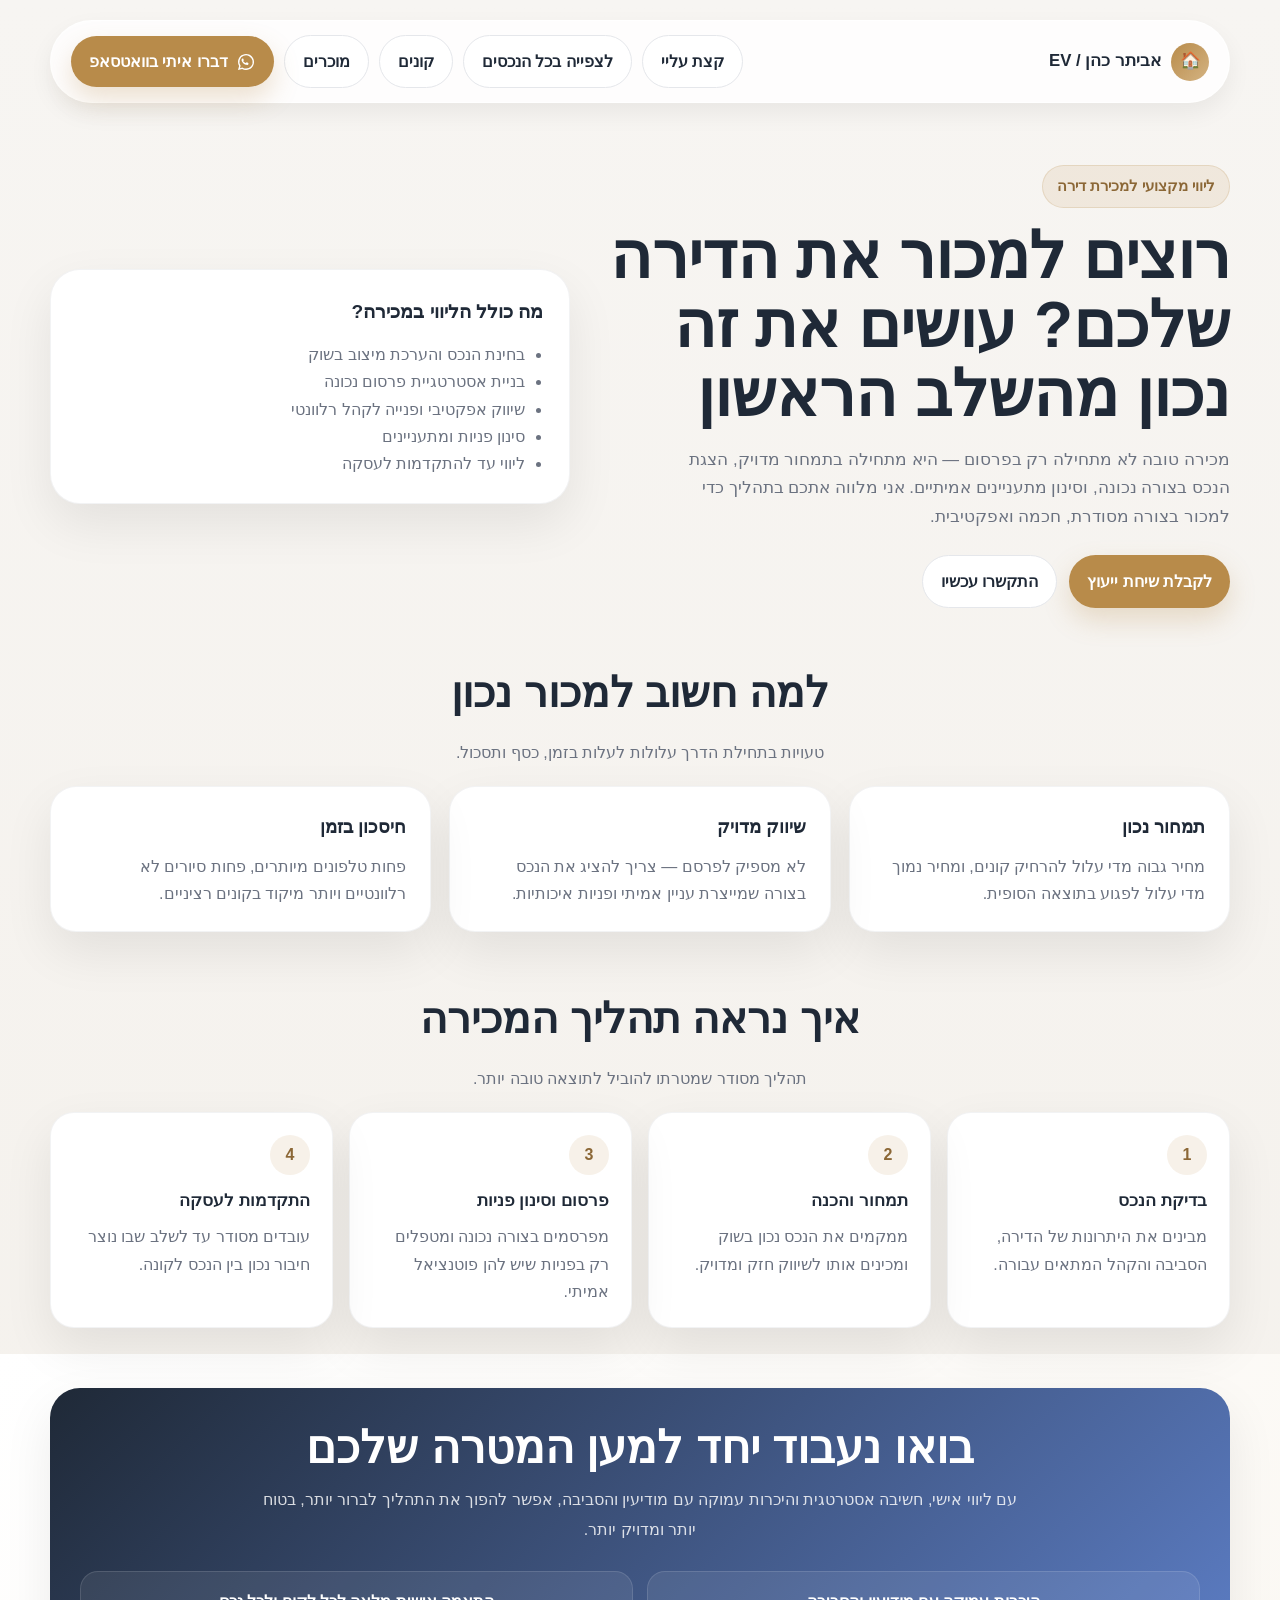
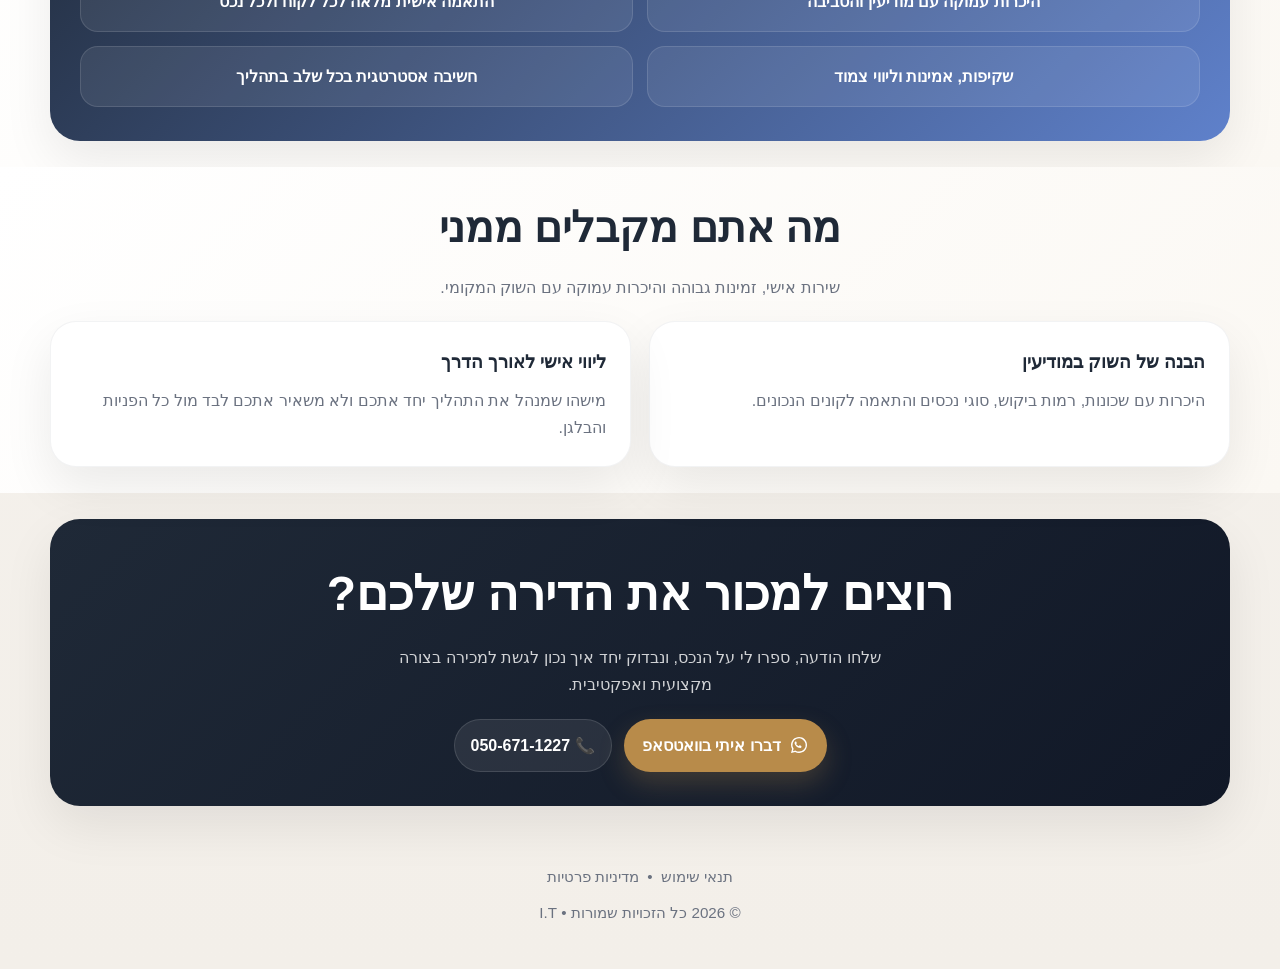
<file: sellers.html>
<!DOCTYPE html>
<html lang="he" dir="rtl">
<head>
  <meta charset="UTF-8" />
  <meta name="viewport" content="width=device-width, initial-scale=1.0" />
  <title>למוכרים | אביתר כהן</title>
  <link rel="stylesheet" href="css/global.css">
  <link rel="stylesheet" href="css/pages.css">
</head>
<body>
  <header class="topbar">
    <div class="container topbar-inner">
      <div class="brand">
        <div class="brand-badge"><a href="index.html">🏠</a></div>
        <span>אביתר כהן / EV</span>
      </div>

      <nav class="top-actions">
        <a class="btn btn-secondary" href="index.html#about">קצת עליי</a>
        <a class="btn btn-secondary" href="properties.html">לצפייה בכל הנכסים</a>
        <a class="btn btn-secondary" href="buyers.html">קונים</a>
        <a class="btn btn-secondary" href="sellers.html">מוכרים</a>
        <a class="btn btn-primary whatsapp-btn" href="https://wa.me/972506711227" target="_blank" rel="noopener">
        <svg class="whatsapp-icon" viewBox="0 0 32 32" aria-hidden="true">
        <path d="M19.11 17.38c-.27-.14-1.58-.78-1.82-.87-.24-.09-.42-.14-.59.14-.17.27-.68.87-.83 1.05-.15.18-.3.2-.57.07-.27-.14-1.12-.41-2.14-1.3-.79-.7-1.33-1.56-1.49-1.83-.15-.27-.02-.41.11-.54.12-.12.27-.3.41-.45.14-.15.18-.27.27-.45.09-.18.05-.34-.02-.48-.07-.14-.59-1.43-.81-1.96-.21-.5-.43-.43-.59-.44h-.5c-.18 0-.48.07-.73.34-.25.27-.96.94-.96 2.3 0 1.35.99 2.66 1.13 2.84.14.18 1.95 2.97 4.72 4.16.66.29 1.18.46 1.59.59.67.21 1.27.18 1.75.11.53-.08 1.58-.64 1.8-1.26.22-.62.22-1.15.15-1.26-.07-.11-.24-.18-.5-.32z"/>
        <path d="M16.03 3.2c-7.07 0-12.8 5.73-12.8 12.8 0 2.26.59 4.47 1.72 6.42L3.2 28.8l6.54-1.71a12.73 12.73 0 0 0 6.29 1.61h.01c7.07 0 12.8-5.73 12.8-12.8S23.1 3.2 16.03 3.2zm0 23.36h-.01a10.55 10.55 0 0 1-5.38-1.47l-.39-.23-3.88 1.01 1.04-3.78-.25-.39a10.6 10.6 0 1 1 8.87 4.86z"/>
        </svg>
        <span>דברו איתי בוואטסאפ</span>
        </a>
      </nav>
    </div>
  </header>

  <main>
    <section class="hero">
      <div class="container hero-grid">
        <div class="hero-copy">
          <div class="eyebrow">ליווי מקצועי למכירת דירה</div>
          <h1>רוצים למכור את הדירה שלכם? עושים את זה נכון מהשלב הראשון</h1>
          <p>
            מכירה טובה לא מתחילה רק בפרסום — היא מתחילה בתמחור מדויק, הצגת הנכס בצורה נכונה,
            וסינון מתעניינים אמיתיים. אני מלווה אתכם בתהליך כדי למכור בצורה מסודרת, חכמה ואפקטיבית.
          </p>
          <div class="hero-actions">
            <a class="btn btn-primary" href="https://wa.me/972506711227" target="_blank" rel="noopener">לקבלת שיחת ייעוץ</a>
            <a class="btn btn-secondary" href="tel:+972506711227">התקשרו עכשיו</a>
          </div>
        </div>

        <div class="hero-card">
          <h3>מה כולל הליווי במכירה?</h3>
          <ul>
            <li>בחינת הנכס והערכת מיצוב בשוק</li>
            <li>בניית אסטרטגיית פרסום נכונה</li>
            <li>שיווק אפקטיבי ופנייה לקהל רלוונטי</li>
            <li>סינון פניות ומתעניינים</li>
            <li>ליווי עד להתקדמות לעסקה</li>
          </ul>
        </div>
      </div>
    </section>

    <section class="section">
      <div class="container">
        <div class="section-title">
          <h2>למה חשוב למכור נכון</h2>
          <p>טעויות בתחילת הדרך עלולות לעלות בזמן, כסף ותסכול.</p>
        </div>

        <div class="cards-3">
          <div class="card">
            <h3>תמחור נכון</h3>
            <p>מחיר גבוה מדי עלול להרחיק קונים, ומחיר נמוך מדי עלול לפגוע בתוצאה הסופית.</p>
          </div>
          <div class="card">
            <h3>שיווק מדויק</h3>
            <p>לא מספיק לפרסם — צריך להציג את הנכס בצורה שמייצרת עניין אמיתי ופניות איכותיות.</p>
          </div>
          <div class="card">
            <h3>חיסכון בזמן</h3>
            <p>פחות טלפונים מיותרים, פחות סיורים לא רלוונטיים ויותר מיקוד בקונים רציניים.</p>
          </div>
        </div>
      </div>
    </section>

    <section class="section">
      <div class="container">
        <div class="section-title">
          <h2>איך נראה תהליך המכירה</h2>
          <p>תהליך מסודר שמטרתו להוביל לתוצאה טובה יותר.</p>
        </div>

        <div class="steps">
          <div class="step">
            <div class="step-number">1</div>
            <h3>בדיקת הנכס</h3>
            <p>מבינים את היתרונות של הדירה, הסביבה והקהל המתאים עבורה.</p>
          </div>
          <div class="step">
            <div class="step-number">2</div>
            <h3>תמחור והכנה</h3>
            <p>ממקמים את הנכס נכון בשוק ומכינים אותו לשיווק חזק ומדויק.</p>
          </div>
          <div class="step">
            <div class="step-number">3</div>
            <h3>פרסום וסינון פניות</h3>
            <p>מפרסמים בצורה נכונה ומטפלים רק בפניות שיש להן פוטנציאל אמיתי.</p>
          </div>
          <div class="step">
            <div class="step-number">4</div>
            <h3>התקדמות לעסקה</h3>
            <p>עובדים מסודר עד לשלב שבו נוצר חיבור נכון בין הנכס לקונה.</p>
          </div>
        </div>
      </div>
    </section>

    <section class="section highlight">
      <div class="container">
        <div class="goal-strip">
          <div class="goal-strip-content">
            <h2>בואו נעבוד יחד למען המטרה שלכם</h2>
            <p>
              עם ליווי אישי, חשיבה אסטרטגית והיכרות עמוקה עם מודיעין והסביבה,
              אפשר להפוך את התהליך לברור יותר, בטוח יותר ומדויק יותר.
            </p>
          </div>

          <div class="goal-points">
            <div class="goal-point">היכרות עמוקה עם מודיעין והסביבה</div>
            <div class="goal-point">התאמה אישית מלאה לכל לקוח ולכל נכס</div>
            <div class="goal-point">שקיפות, אמינות וליווי צמוד</div>
            <div class="goal-point">חשיבה אסטרטגית בכל שלב בתהליך</div>
          </div>
        </div>
      </div>
    </section>

    <section class="section highlight">
      <div class="container">
        <div class="section-title">
          <h2>מה אתם מקבלים ממני</h2>
          <p>שירות אישי, זמינות גבוהה והיכרות עמוקה עם השוק המקומי.</p>
        </div>

        <div class="cards-2">
          <div class="card">
            <h3>הבנה של השוק במודיעין</h3>
            <p>היכרות עם שכונות, רמות ביקוש, סוגי נכסים והתאמה לקונים הנכונים.</p>
          </div>
          <div class="card">
            <h3>ליווי אישי לאורך הדרך</h3>
            <p>מישהו שמנהל את התהליך יחד אתכם ולא משאיר אתכם לבד מול כל הפניות והבלגן.</p>
          </div>
        </div>
      </div>
    </section>

    <section class="section">
      <div class="container">
        <div class="cta">
          <h2>רוצים למכור את הדירה שלכם?</h2>
          <p>שלחו הודעה, ספרו לי על הנכס, ונבדוק יחד איך נכון לגשת למכירה בצורה מקצועית ואפקטיבית.</p>
          <div class="cta-actions">
            <a class="btn btn-primary whatsapp-btn" href="https://wa.me/972506711227" target="_blank" rel="noopener">
            <svg class="whatsapp-icon" viewBox="0 0 32 32" aria-hidden="true">
            <path d="M19.11 17.38c-.27-.14-1.58-.78-1.82-.87-.24-.09-.42-.14-.59.14-.17.27-.68.87-.83 1.05-.15.18-.3.2-.57.07-.27-.14-1.12-.41-2.14-1.3-.79-.7-1.33-1.56-1.49-1.83-.15-.27-.02-.41.11-.54.12-.12.27-.3.41-.45.14-.15.18-.27.27-.45.09-.18.05-.34-.02-.48-.07-.14-.59-1.43-.81-1.96-.21-.5-.43-.43-.59-.44h-.5c-.18 0-.48.07-.73.34-.25.27-.96.94-.96 2.3 0 1.35.99 2.66 1.13 2.84.14.18 1.95 2.97 4.72 4.16.66.29 1.18.46 1.59.59.67.21 1.27.18 1.75.11.53-.08 1.58-.64 1.8-1.26.22-.62.22-1.15.15-1.26-.07-.11-.24-.18-.5-.32z"/>
            <path d="M16.03 3.2c-7.07 0-12.8 5.73-12.8 12.8 0 2.26.59 4.47 1.72 6.42L3.2 28.8l6.54-1.71a12.73 12.73 0 0 0 6.29 1.61h.01c7.07 0 12.8-5.73 12.8-12.8S23.1 3.2 16.03 3.2zm0 23.36h-.01a10.55 10.55 0 0 1-5.38-1.47l-.39-.23-3.88 1.01 1.04-3.78-.25-.39a10.6 10.6 0 1 1 8.87 4.86z"/>
            </svg>
            <span>דברו איתי בוואטסאפ</span>
            </a>
            <a class="contact-pill" href="tel:+972506711227">📞 050-671-1227</a>
          </div>
        </div>
      </div>
    </section>
  </main>

  <footer>
    <div class="footer-links">
    <a href="terms.html">תנאי שימוש</a> • 
    <a href="privacy.html">מדיניות פרטיות</a>
  </div>
    © 2026 כל הזכויות שמורות • I.T
  </footer>
</body>
</html>
</file>
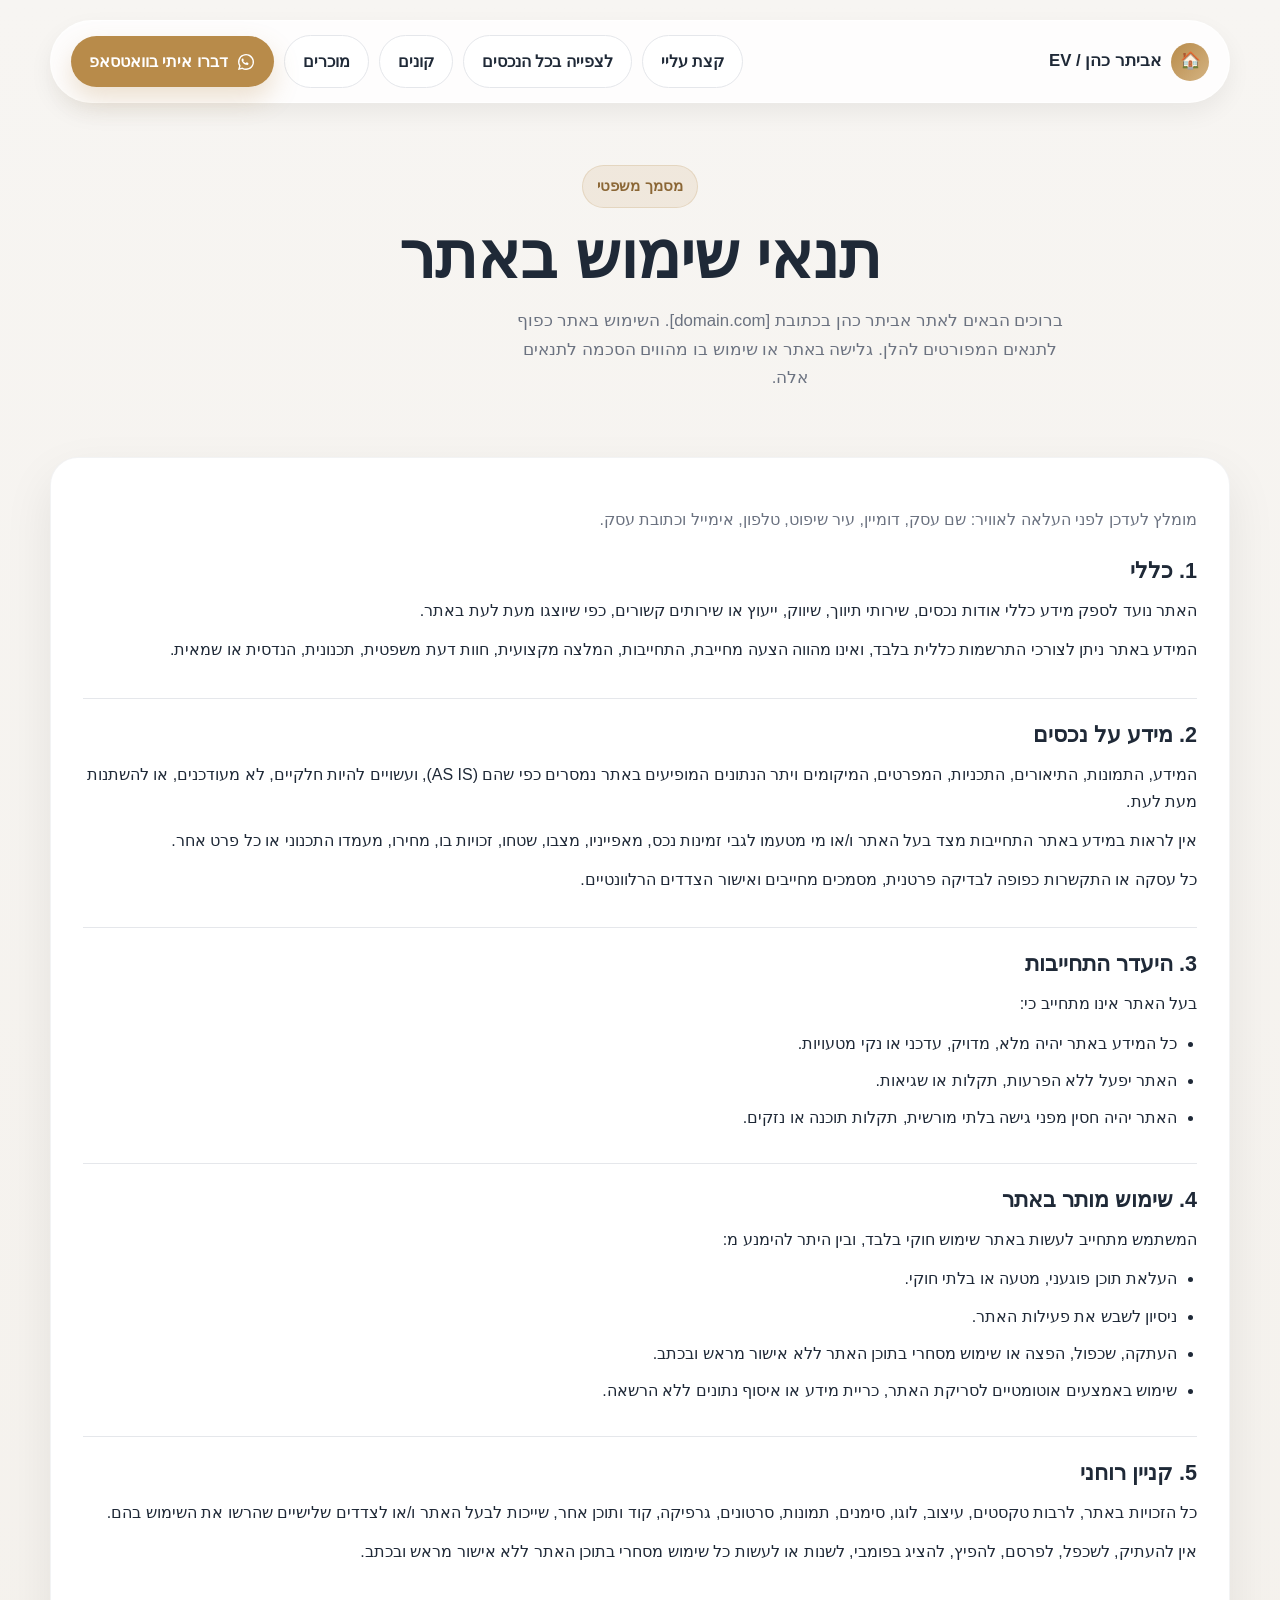
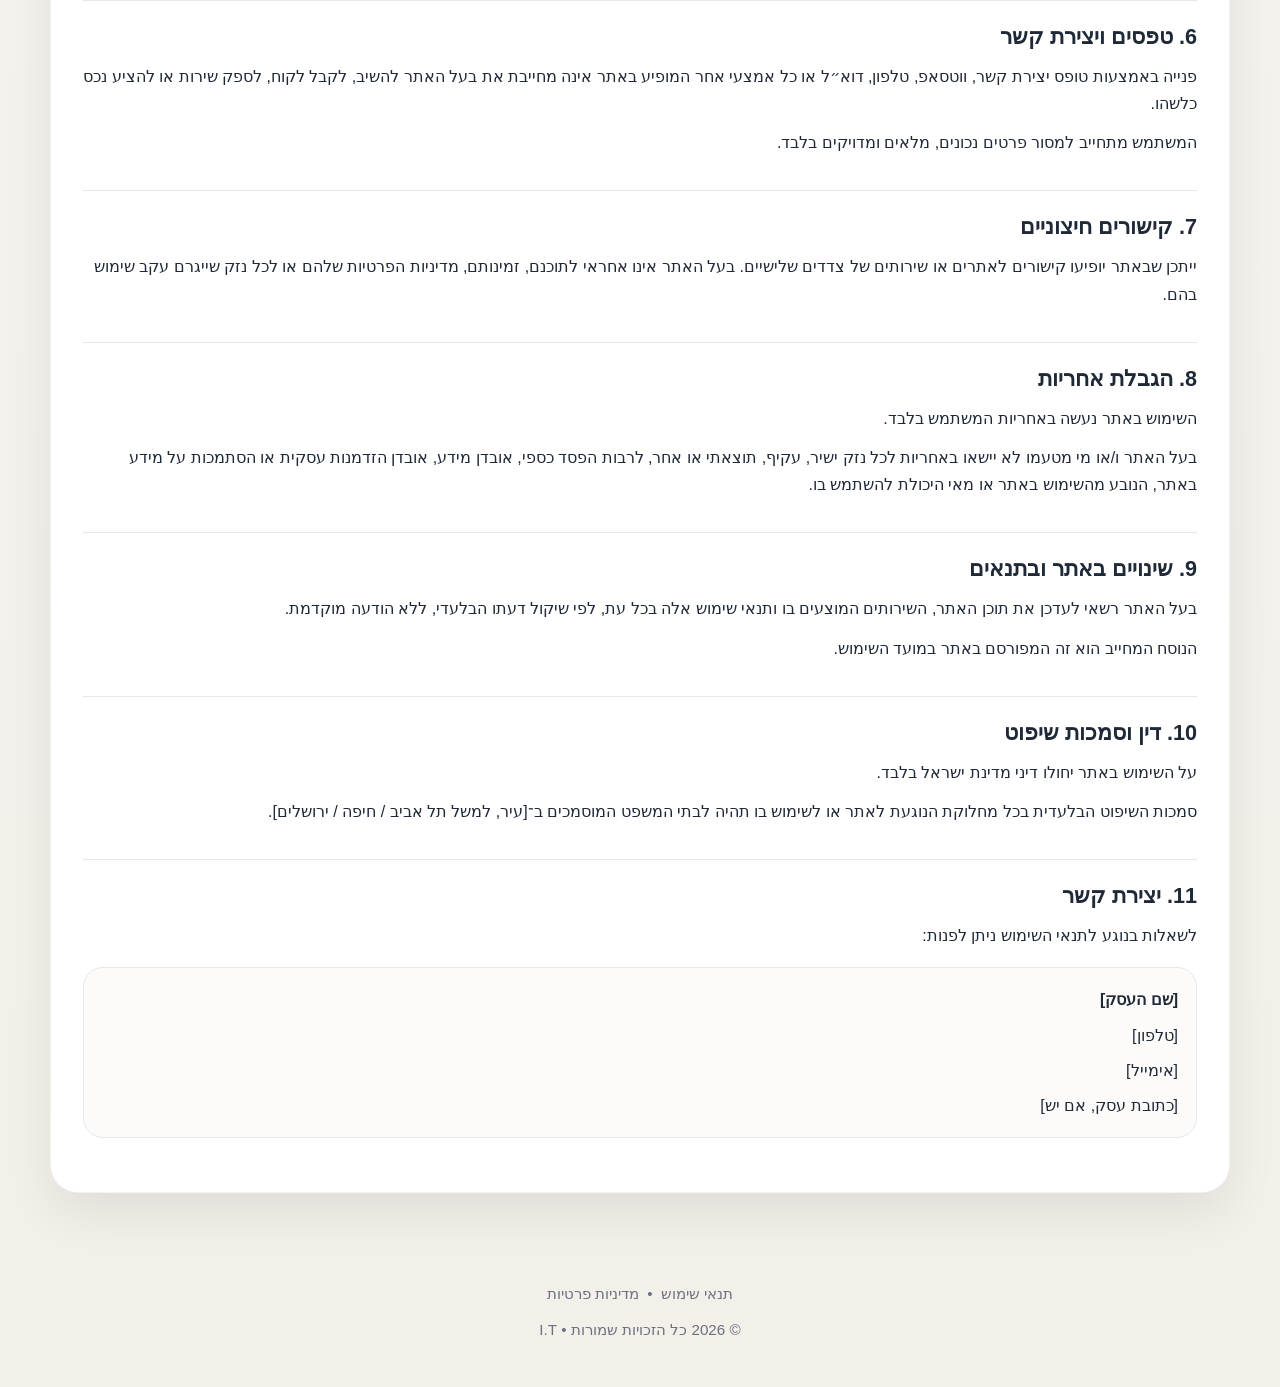
<file: terms.html>
<!DOCTYPE html>
<html lang="he" dir="rtl">
<head>
  <meta charset="UTF-8" />
  <meta name="viewport" content="width=device-width, initial-scale=1.0" />
  <title>תנאי שימוש | אביתר כהן</title>
  <link rel="stylesheet" href="css/global.css">
  <link rel="stylesheet" href="css/pages.css">
</head>
<body>
  <header class="topbar">
    <div class="container topbar-inner">
      <div class="brand">
        <div class="brand-badge"><a href="index.html">🏠</a></div>
        <span>אביתר כהן / EV</span>
      </div>

      <nav class="top-actions">
        <a class="btn btn-secondary" href="index.html#about">קצת עליי</a>
        <a class="btn btn-secondary" href="properties.html">לצפייה בכל הנכסים</a>
        <a class="btn btn-secondary" href="buyers.html">קונים</a>
        <a class="btn btn-secondary" href="sellers.html">מוכרים</a>
        <a class="btn btn-primary whatsapp-btn" href="https://wa.me/972506711227" target="_blank" rel="noopener">
        <svg class="whatsapp-icon" viewBox="0 0 32 32" aria-hidden="true">
        <path d="M19.11 17.38c-.27-.14-1.58-.78-1.82-.87-.24-.09-.42-.14-.59.14-.17.27-.68.87-.83 1.05-.15.18-.3.2-.57.07-.27-.14-1.12-.41-2.14-1.3-.79-.7-1.33-1.56-1.49-1.83-.15-.27-.02-.41.11-.54.12-.12.27-.3.41-.45.14-.15.18-.27.27-.45.09-.18.05-.34-.02-.48-.07-.14-.59-1.43-.81-1.96-.21-.5-.43-.43-.59-.44h-.5c-.18 0-.48.07-.73.34-.25.27-.96.94-.96 2.3 0 1.35.99 2.66 1.13 2.84.14.18 1.95 2.97 4.72 4.16.66.29 1.18.46 1.59.59.67.21 1.27.18 1.75.11.53-.08 1.58-.64 1.8-1.26.22-.62.22-1.15.15-1.26-.07-.11-.24-.18-.5-.32z"/>
        <path d="M16.03 3.2c-7.07 0-12.8 5.73-12.8 12.8 0 2.26.59 4.47 1.72 6.42L3.2 28.8l6.54-1.71a12.73 12.73 0 0 0 6.29 1.61h.01c7.07 0 12.8-5.73 12.8-12.8S23.1 3.2 16.03 3.2zm0 23.36h-.01a10.55 10.55 0 0 1-5.38-1.47l-.39-.23-3.88 1.01 1.04-3.78-.25-.39a10.6 10.6 0 1 1 8.87 4.86z"/>
        </svg>
        <span>דברו איתי בוואטסאפ</span>
        </a>
      </nav>
    </div>
  </header>

  <main>
    <section class="hero">
      <div class="container hero-inner">
        <div class="eyebrow">מסמך משפטי</div>
        <h1>תנאי שימוש באתר</h1>
        <p>
          ברוכים הבאים לאתר אביתר כהן בכתובת [domain.com].
          השימוש באתר כפוף לתנאים המפורטים להלן. גלישה באתר או שימוש בו מהווים הסכמה לתנאים אלה.
        </p>
      </div>
    </section>

    <section class="legal-section">
      <div class="container">
        <div class="legal-card">
          <p class="legal-intro">
            מומלץ לעדכן לפני העלאה לאוויר: שם עסק, דומיין, עיר שיפוט, טלפון, אימייל וכתובת עסק.
          </p>

          <div class="legal-block">
            <h2>1. כללי</h2>
            <p>
              האתר נועד לספק מידע כללי אודות נכסים, שירותי תיווך, שיווק, ייעוץ או שירותים קשורים, כפי שיוצגו מעת לעת באתר.
            </p>
            <p>
              המידע באתר ניתן לצורכי התרשמות כללית בלבד, ואינו מהווה הצעה מחייבת, התחייבות, המלצה מקצועית, חוות דעת משפטית, תכנונית, הנדסית או שמאית.
            </p>
          </div>

          <div class="legal-block">
            <h2>2. מידע על נכסים</h2>
            <p>
              המידע, התמונות, התיאורים, התכניות, המפרטים, המיקומים ויתר הנתונים המופיעים באתר נמסרים כפי שהם (AS IS), ועשויים להיות חלקיים, לא מעודכנים, או להשתנות מעת לעת.
            </p>
            <p>
              אין לראות במידע באתר התחייבות מצד בעל האתר ו/או מי מטעמו לגבי זמינות נכס, מאפייניו, מצבו, שטחו, זכויות בו, מחירו, מעמדו התכנוני או כל פרט אחר.
            </p>
            <p>
              כל עסקה או התקשרות כפופה לבדיקה פרטנית, מסמכים מחייבים ואישור הצדדים הרלוונטיים.
            </p>
          </div>

          <div class="legal-block">
            <h2>3. היעדר התחייבות</h2>
            <p>בעל האתר אינו מתחייב כי:</p>
            <ul>
              <li>כל המידע באתר יהיה מלא, מדויק, עדכני או נקי מטעויות.</li>
              <li>האתר יפעל ללא הפרעות, תקלות או שגיאות.</li>
              <li>האתר יהיה חסין מפני גישה בלתי מורשית, תקלות תוכנה או נזקים.</li>
            </ul>
          </div>

          <div class="legal-block">
            <h2>4. שימוש מותר באתר</h2>
            <p>המשתמש מתחייב לעשות באתר שימוש חוקי בלבד, ובין היתר להימנע מ:</p>
            <ul>
              <li>העלאת תוכן פוגעני, מטעה או בלתי חוקי.</li>
              <li>ניסיון לשבש את פעילות האתר.</li>
              <li>העתקה, שכפול, הפצה או שימוש מסחרי בתוכן האתר ללא אישור מראש ובכתב.</li>
              <li>שימוש באמצעים אוטומטיים לסריקת האתר, כריית מידע או איסוף נתונים ללא הרשאה.</li>
            </ul>
          </div>

          <div class="legal-block">
            <h2>5. קניין רוחני</h2>
            <p>
              כל הזכויות באתר, לרבות טקסטים, עיצוב, לוגו, סימנים, תמונות, סרטונים, גרפיקה, קוד ותוכן אחר, שייכות לבעל האתר ו/או לצדדים שלישיים שהרשו את השימוש בהם.
            </p>
            <p>
              אין להעתיק, לשכפל, לפרסם, להפיץ, להציג בפומבי, לשנות או לעשות כל שימוש מסחרי בתוכן האתר ללא אישור מראש ובכתב.
            </p>
          </div>

          <div class="legal-block">
            <h2>6. טפסים ויצירת קשר</h2>
            <p>
              פנייה באמצעות טופס יצירת קשר, ווטסאפ, טלפון, דוא״ל או כל אמצעי אחר המופיע באתר אינה מחייבת את בעל האתר להשיב, לקבל לקוח, לספק שירות או להציע נכס כלשהו.
            </p>
            <p>
              המשתמש מתחייב למסור פרטים נכונים, מלאים ומדויקים בלבד.
            </p>
          </div>

          <div class="legal-block">
            <h2>7. קישורים חיצוניים</h2>
            <p>
              ייתכן שבאתר יופיעו קישורים לאתרים או שירותים של צדדים שלישיים. בעל האתר אינו אחראי לתוכנם, זמינותם, מדיניות הפרטיות שלהם או לכל נזק שייגרם עקב שימוש בהם.
            </p>
          </div>

          <div class="legal-block">
            <h2>8. הגבלת אחריות</h2>
            <p>
              השימוש באתר נעשה באחריות המשתמש בלבד.
            </p>
            <p>
              בעל האתר ו/או מי מטעמו לא יישאו באחריות לכל נזק ישיר, עקיף, תוצאתי או אחר, לרבות הפסד כספי, אובדן מידע, אובדן הזדמנות עסקית או הסתמכות על מידע באתר, הנובע מהשימוש באתר או מאי היכולת להשתמש בו.
            </p>
          </div>

          <div class="legal-block">
            <h2>9. שינויים באתר ובתנאים</h2>
            <p>
              בעל האתר רשאי לעדכן את תוכן האתר, השירותים המוצעים בו ותנאי שימוש אלה בכל עת, לפי שיקול דעתו הבלעדי, ללא הודעה מוקדמת.
            </p>
            <p>
              הנוסח המחייב הוא זה המפורסם באתר במועד השימוש.
            </p>
          </div>

          <div class="legal-block">
            <h2>10. דין וסמכות שיפוט</h2>
            <p>
              על השימוש באתר יחולו דיני מדינת ישראל בלבד.
            </p>
            <p>
              סמכות השיפוט הבלעדית בכל מחלוקת הנוגעת לאתר או לשימוש בו תהיה לבתי המשפט המוסמכים ב־[עיר, למשל תל אביב / חיפה / ירושלים].
            </p>
          </div>

          <div class="legal-block">
            <h2>11. יצירת קשר</h2>
            <p>לשאלות בנוגע לתנאי השימוש ניתן לפנות:</p>

            <div class="contact-box">
              <p><strong>[שם העסק]</strong></p>
              <p>[טלפון]</p>
              <p>[אימייל]</p>
              <p>[כתובת עסק, אם יש]</p>
            </div>
          </div>
        </div>
      </div>
    </section>
  </main>

  <footer class="footer">
    <div class="footer-links">
    <a href="terms.html">תנאי שימוש</a> • 
    <a href="privacy.html">מדיניות פרטיות</a>
  </div>
    © 2026 כל הזכויות שמורות • I.T
  </footer>
</body>
</html>
</file>
<file: css/global.css>
:root {
  --bg: #f7f5f2;
  --surface: #ffffff;
  --surface-soft: #fcfbf9;
  --text: #1f2937;
  --muted: #6b7280;
  --accent: #b88b4a;
  --accent-dark: #8b6736;
  --line: #e5e7eb;
  --shadow: 0 20px 50px rgba(0, 0, 0, 0.08);
  --shadow-soft: 0 10px 24px rgba(0, 0, 0, 0.06);
  --radius: 24px;
  --max: 1180px;
}

* {
  box-sizing: border-box;
}

html {
  scroll-behavior: smooth;
}

body {
  margin: 0;
  font-family: Arial, Helvetica, sans-serif;
  background: linear-gradient(180deg, #f7f5f2 0%, #f3efe9 100%);
  color: var(--text);
  line-height: 1.7;
}

a {
  text-decoration: none;
  color: inherit;
}

img {
  max-width: 100%;
  display: block;
}

button,
input,
select {
  font: inherit;
}

.container {
  width: min(calc(100% - 32px), var(--max));
  margin: 0 auto;
}

.topbar {
  padding: 20px 0;
}

.topbar-inner {
  background: rgba(255, 255, 255, 0.82);
  border: 1px solid rgba(255, 255, 255, 0.75);
  box-shadow: var(--shadow-soft);
  border-radius: 999px;
  padding: 14px 20px;
  display: flex;
  align-items: center;
  justify-content: space-between;
  gap: 16px;
}

.brand {
  font-size: 1.05rem;
  font-weight: 700;
  display: flex;
  align-items: center;
  gap: 10px;
}

.brand-badge {
  width: 38px;
  height: 38px;
  border-radius: 50%;
  background: linear-gradient(135deg, var(--accent), #d4b382);
  display: grid;
  place-items: center;
  color: white;
  font-weight: 700;
}

.top-actions {
  display: flex;
  align-items: center;
  gap: 10px;
  flex-wrap: wrap;
}

.nav-link {
  padding: 10px 14px;
  border-radius: 999px;
  color: var(--muted);
  font-weight: 700;
}

.nav-link:hover,
.nav-link.active {
  background: #fff;
  color: var(--text);
}

.btn {
  display: inline-flex;
  align-items: center;
  justify-content: center;
  border-radius: 999px;
  padding: 12px 18px;
  font-weight: 700;
  transition: 0.2s ease;
  border: none;
  cursor: pointer;
}

.btn-primary {
  background: var(--accent);
  color: #fff;
  box-shadow: 0 12px 26px rgba(184, 139, 74, 0.25);
}

.btn-primary:hover {
  background: var(--accent-dark);
}

.btn-secondary {
  background: #fff;
  color: var(--text);
  border: 1px solid var(--line);
}

.eyebrow {
  display: inline-block;
  background: rgba(184, 139, 74, 0.12);
  color: var(--accent-dark);
  border: 1px solid rgba(184, 139, 74, 0.2);
  border-radius: 999px;
  padding: 8px 14px;
  font-size: 0.92rem;
  font-weight: 700;
  margin-bottom: 14px;
}

.whatsapp-btn {
  display: inline-flex;
  align-items: center;
  gap: 8px;
}

.whatsapp-icon {
  width: 20px;
  height: 20px;
  fill: currentColor;
  flex-shrink: 0;
}

.footer-links {
  display: flex;
  justify-content: center;
  gap: 8px;
  flex-wrap: wrap;
  margin-bottom: 10px;
}

footer {
  text-align: center;
  padding: 32px 16px 44px;
  color: var(--muted);
  font-size: 0.95rem;
}

@media (max-width: 720px) {
  .topbar-inner {
    border-radius: 24px;
    flex-direction: column;
    align-items: stretch;
  }

  .top-actions {
    justify-content: center;
  }
}
.market-header h2 {
  margin: 0 0 14px;
  font-size: clamp(2rem, 4vw, 3rem);
  line-height: 1.1;
}

.market-header p {
  margin: 0;
  color: var(--muted);
  font-size: 1.05rem;
  line-height: 1.85;
}

.market-layout {
  display: grid;
  grid-template-columns: 1.15fr 0.85fr;
  gap: 22px;
  align-items: stretch;
  margin-bottom: 28px;
}

.market-main-card {
  background: linear-gradient(135deg, #ffffff 0%, #fbf8f3 100%);
  border: 1px solid rgba(22, 63, 152, 0.05);
  border-radius: 30px;
  padding: 32px;
  box-shadow: var(--shadow);
}

.market-main-card h3 {
  margin: 0 0 16px;
  font-size: clamp(1.4rem, 3vw, 2rem);
  line-height: 1.2;
}

.market-main-card p {
  margin: 0 0 14px;
  color: var(--muted);
  line-height: 1.9;
}

.market-main-card p:last-child {
  margin-bottom: 0;
}

.market-side-cards {
  display: grid;
  gap: 18px;
}

.market-mini-card {
  background: var(--surface);
  border: 1px solid rgba(148, 151, 159, 0.05);
  border-radius: 26px;
  padding: 26px;
  box-shadow: var(--shadow);
  display: flex;
  flex-direction: column;
  justify-content: center;
}

.market-mini-card h4 {
  margin: 0 0 12px;
  font-size: 1.15rem;
}

.market-mini-card p {
  margin: 0;
  color: var(--muted);
  line-height: 1.8;
}

.goal-strip {
  margin-top: 8px;
  background: linear-gradient(135deg, #1f2937 0%, #5f81cb 100%);
  color: white;
  border-radius: 30px;
  padding: 34px 30px;
  box-shadow: var(--shadow);
}

.goal-strip-content {
  text-align: center;
  max-width: 760px;
  margin: 0 auto 26px;
}

.goal-strip-content h2 {
  margin: 0 0 12px;
  font-size: clamp(1.8rem, 4vw, 2.8rem);
  line-height: 1.15;
}

.goal-strip-content p {
  margin: 0;
  color: rgba(255, 255, 255, 0.82);
  line-height: 1.85;
}

.goal-points {
  display: grid;
  grid-template-columns: repeat(2, minmax(0, 1fr));
  gap: 14px;
}

.goal-point {
  background: rgba(255, 255, 255, 0.08);
  border: 1px solid rgba(255, 255, 255, 0.12);
  border-radius: 18px;
  padding: 16px 18px;
  font-weight: 700;
  text-align: center;
}

@media (max-width: 980px) {
  .market-layout {
    grid-template-columns: 1fr;
  }

  .goal-points {
    grid-template-columns: 1fr;
  }
}

@media (max-width: 640px) {
  .market-main-card,
  .market-mini-card,
  .goal-strip {
    padding: 22px;
  }
}
</file>
<file: css/home.css>
.hero {
  padding: 18px 0 40px;
}

.hero-grid {
  display: grid;
  grid-template-columns: 1.1fr 0.9fr;
  gap: 28px;
  align-items: center;
}

.hero-copy {
  padding: 24px 8px;
}

.hero-copy h1 {
  font-size: clamp(2.1rem, 5vw, 4.5rem);
  line-height: 1.08;
  margin: 0 0 10px;
}

.hero-copy h2 {
  font-size: clamp(1.25rem, 3vw, 2rem);
  line-height: 1.2;
  margin: 0 0 18px;
  color: var(--accent-dark);
}

.hero-copy p {
  font-size: 1.08rem;
  color: var(--muted);
  margin: 0 0 24px;
  max-width: 60ch;
}

.hero-actions {
  display: flex;
  gap: 12px;
  flex-wrap: wrap;
  margin-bottom: 22px;
}

.quick-points {
  display: flex;
  flex-wrap: wrap;
  gap: 10px;
}

.chip {
  background: rgba(255, 255, 255, 0.85);
  border: 1px solid var(--line);
  border-radius: 999px;
  padding: 10px 14px;
  font-size: 0.95rem;
  color: #374151;
}

.hero-card {
  background: var(--surface);
  border-radius: 32px;
  overflow: hidden;
  box-shadow: var(--shadow);
  border: 1px solid rgba(17, 24, 39, 0.05);
}

.hero-image {
  aspect-ratio: 4 / 5;
  background:
    linear-gradient(rgba(20, 20, 20, 0.08), rgba(20, 20, 20, 0.2)),
    url("https://images.unsplash.com/photo-1560518883-ce09059eeffa?auto=format&fit=crop&w=1200&q=80")
      center/cover;
  position: relative;
}

.floating-box {
  position: absolute;
  left: 18px;
  bottom: 18px;
  right: 18px;
  background: rgba(255, 255, 255, 0.92);
  backdrop-filter: blur(8px);
  border-radius: 22px;
  padding: 18px;
  box-shadow: 0 12px 30px rgba(0, 0, 0, 0.12);
}

.floating-box strong {
  display: block;
  font-size: 1.12rem;
  margin-bottom: 6px;
}

.floating-box span {
  color: var(--muted);
  font-size: 0.96rem;
}

section {
  padding: 26px 0;
}

.section-title {
  text-align: center;
  margin-bottom: 20px;
}

.section-title h1 {
  font-size: clamp(2rem, 4vw, 3rem);
  margin: 0 0 10px;
}

.section-title h2 {
  font-size: clamp(1.6rem, 4vw, 2.6rem);
  margin: 0 0 10px;
}

.section-title p {
  margin: 0 0 10px;
  color: var(--muted);
}

.cards-3 {
  display: grid;
  grid-template-columns: repeat(3, 1fr);
  gap: 18px;
}

.card {
  background: var(--surface);
  border-radius: var(--radius);
  padding: 24px;
  border: 1px solid rgba(17, 24, 39, 0.05);
  box-shadow: var(--shadow);
}

.card h3 {
  margin: 0 0 10px;
  font-size: 1.15rem;
}

.card p {
  margin: 0;
  color: var(--muted);
}

.about {
  display: grid;
  grid-template-columns: 0.9fr 1.1fr;
  gap: 20px;
  align-items: stretch;
}

.about-photo {
  min-height: 450px;
  border-radius: 28px;
  overflow: hidden;
  background:
    linear-gradient(rgba(20, 20, 20, 0.12), rgba(20, 20, 20, 0.22)),
    url("../EV-pic.jpg") center/cover;
  box-shadow: var(--shadow);
}

.stats {
  display: grid;
  grid-template-columns: repeat(3, 1fr);
  gap: 12px;
  margin-top: 22px;
}

.stat {
  background: #faf8f5;
  border: 1px solid var(--line);
  border-radius: 18px;
  padding: 18px;
  text-align: center;
}

.stat strong {
  display: block;
  font-size: 1.4rem;
  margin-bottom: 4px;
}

.testimonial {
  background: linear-gradient(135deg, #ffffff 0%, #fbf8f3 100%);
  text-align: center;
}

.testimonial blockquote {
  margin: 0;
  font-size: 1.2rem;
  line-height: 1.8;
  color: #374151;
}

.testimonial cite {
  display: block;
  margin-top: 16px;
  color: var(--muted);
  font-style: normal;
  font-weight: 700;
}

.cta {
  padding: 32px;
  border-radius: 30px;
  background: linear-gradient(135deg, #1f2937 0%, #111827 100%);
  color: white;
  box-shadow: var(--shadow);
  text-align: center;
}

.cta p {
  color: rgba(255, 255, 255, 0.8);
  max-width: 60ch;
  margin: 12px auto 0;
}

.contact-row {
  display: flex;
  justify-content: center;
  gap: 12px;
  flex-wrap: wrap;
  margin-top: 22px;
}

.contact-pill {
  background: rgba(255, 255, 255, 0.08);
  color: white;
  border: 1px solid rgba(255, 255, 255, 0.12);
  border-radius: 999px;
  padding: 12px 16px;
  font-weight: 700;
}

@media (max-width: 980px) {
  .hero-grid,
  .about,
  .cards-3 {
    grid-template-columns: 1fr;
  }

  .stats {
    grid-template-columns: 1fr;
  }

  .hero-copy {
    padding-top: 0;
  }
}

@media (max-width: 640px) {
  .top-actions,
  .hero-actions {
    flex-direction: column;
  }

  .btn {
    width: 100%;
  }

  .hero-copy h1 {
    font-size: 2.2rem;
  }

  .card,
  .cta {
    padding: 20px;
  }
}
.market-section {
  padding: 40px 0 30px;
}

.market-header {
  text-align: center;
  max-width: 820px;
  margin: 0 auto 34px;
}

.section-kicker {
  display: inline-block;
  margin-bottom: 14px;
  padding: 8px 14px;
  border-radius: 999px;
  background: rgba(184, 139, 74, 0.12);
  color: var(--accent-dark);
  border: 1px solid rgba(184, 139, 74, 0.22);
  font-size: 0.92rem;
  font-weight: 700;
}
</file>
<file: css/pages.css>
.hero {
  padding: 42px 0 24px;
}

.hero-inner {
  text-align: center;
  max-width: 860px;
}

.hero-grid {
  display: grid;
  grid-template-columns: 1.1fr 0.9fr;
  gap: 24px;
  align-items: center;
}

.hero-copy h1 {
  margin-bottom: 12px;
}

.hero-lead {
  font-size: 1.1rem;
  color: var(--muted);
  margin-bottom: 24px;
  line-height: 1.8;
}

.hero-block {
  margin-bottom: 20px;
}

.hero-block h2 {
  margin: 0 0 6px;
  font-size: 1.25rem;
  line-height: 1.3;
  color: var(--text);
}

.hero-block p {
  margin: 0;
  color: var(--muted);
  line-height: 1.8;
  font-size: 0.98rem;
}

.hero-actions {
  margin-top: 24px;
}

.hero h1 {
  margin: 0 0 16px;
  font-size: clamp(2rem, 5vw, 4rem);
  line-height: 1.08;
}

.hero p {
  margin: 0 0 22px;
  color: var(--muted);
  font-size: 1.05rem;
  max-width: 60ch;
}

.hero-actions {
  display: flex;
  gap: 12px;
  flex-wrap: wrap;
}

.hero-card {
  background: var(--surface);
  border-radius: 30px;
  padding: 26px;
  box-shadow: var(--shadow);
  border: 1px solid rgba(17, 24, 39, 0.05);
}

.hero-card h3 {
  margin: 0 0 12px;
  font-size: 1.2rem;
}

.hero-card ul {
  margin: 0;
  padding-right: 18px;
  color: var(--muted);
}

.section {
  padding: 26px 0;
}

.section-title {
  text-align: center;
  margin-bottom: 20px;
}

.section-title h2 {
  margin: 0 0 10px;
  font-size: clamp(1.6rem, 4vw, 2.6rem);
}

.section-title p {
  margin: 0;
  color: var(--muted);
}

.cards-3,
.cards-2 {
  display: grid;
  gap: 18px;
}

.cards-3 {
  grid-template-columns: repeat(3, 1fr);
}

.cards-2 {
  grid-template-columns: repeat(2, 1fr);
}

.card {
  background: var(--surface);
  border-radius: 26px;
  padding: 24px;
  border: 1px solid rgba(17, 24, 39, 0.05);
  box-shadow: var(--shadow);
}

.card h3 {
  margin: 0 0 10px;
  font-size: 1.15rem;
}

.card p {
  margin: 0;
  color: var(--muted);
}

.steps {
  display: grid;
  grid-template-columns: repeat(4, 1fr);
  gap: 16px;
}

.step {
  background: var(--surface);
  border-radius: 24px;
  padding: 22px;
  box-shadow: var(--shadow);
  border: 1px solid rgba(17, 24, 39, 0.05);
}

.step-number {
  width: 40px;
  height: 40px;
  border-radius: 50%;
  display: grid;
  place-items: center;
  background: rgba(184, 139, 74, 0.12);
  color: var(--accent-dark);
  font-weight: 800;
  margin-bottom: 12px;
}

.step h3 {
  margin: 0 0 8px;
  font-size: 1.05rem;
}

.step p {
  margin: 0;
  color: var(--muted);
}

.highlight {
  background: linear-gradient(135deg, #ffffff 0%, #fbf8f3 100%);
}

.cta {
  padding: 34px;
  border-radius: 30px;
  background: linear-gradient(135deg, #1f2937 0%, #111827 100%);
  color: white;
  text-align: center;
  box-shadow: var(--shadow);
}

.cta h2 {
  margin: 0 0 10px;
  font-size: clamp(1.8rem, 4vw, 3rem);
}

.cta p {
  margin: 0 auto 20px;
  color: rgba(255, 255, 255, 0.8);
  max-width: 60ch;
}

.cta-actions {
  display: flex;
  justify-content: center;
  gap: 12px;
  flex-wrap: wrap;
}

.contact-pill {
  background: rgba(255, 255, 255, 0.08);
  color: white;
  border: 1px solid rgba(255, 255, 255, 0.12);
  border-radius: 999px;
  padding: 12px 16px;
  font-weight: 700;
}

.legal-section {
  padding: 18px 0 56px;
}

.legal-card {
  background: var(--surface);
  border: 1px solid rgba(17, 24, 39, 0.05);
  border-radius: 28px;
  padding: 32px;
  box-shadow: var(--shadow);
}

.legal-intro {
  margin-bottom: 24px;
  color: var(--muted);
  font-size: 1rem;
}

.legal-block {
  padding: 22px 0;
  border-top: 1px solid var(--line);
}

.legal-block:first-of-type {
  border-top: none;
  padding-top: 0;
}

.legal-block h2 {
  margin: 0 0 12px;
  font-size: 1.35rem;
  line-height: 1.3;
}

.legal-block p {
  margin: 0 0 12px;
  color: var(--text);
}

.legal-block ul {
  margin: 0;
  padding-right: 20px;
}

.legal-block li {
  margin-bottom: 10px;
  color: var(--text);
}

.contact-box {
  margin-top: 18px;
  padding: 18px;
  border-radius: 20px;
  background: var(--surface-soft);
  border: 1px solid var(--line);
}

.contact-box p {
  margin: 0 0 8px;
}

.contact-box p:last-child {
  margin-bottom: 0;
}

@media (max-width: 980px) {
  .hero-grid,
  .cards-3,
  .cards-2,
  .steps {
    grid-template-columns: 1fr;
  }
}

@media (max-width: 720px) {
  .top-actions,
  .hero-actions,
  .cta-actions {
    flex-direction: column;
  }

  .btn,
  .contact-pill {
    width: 100%;
  }

  .card,
  .step,
  .hero-card,
  .cta,
  .legal-card {
    padding: 20px;
  }

  .hero h1 {
    font-size: 2.2rem;
  }
}
</file>
